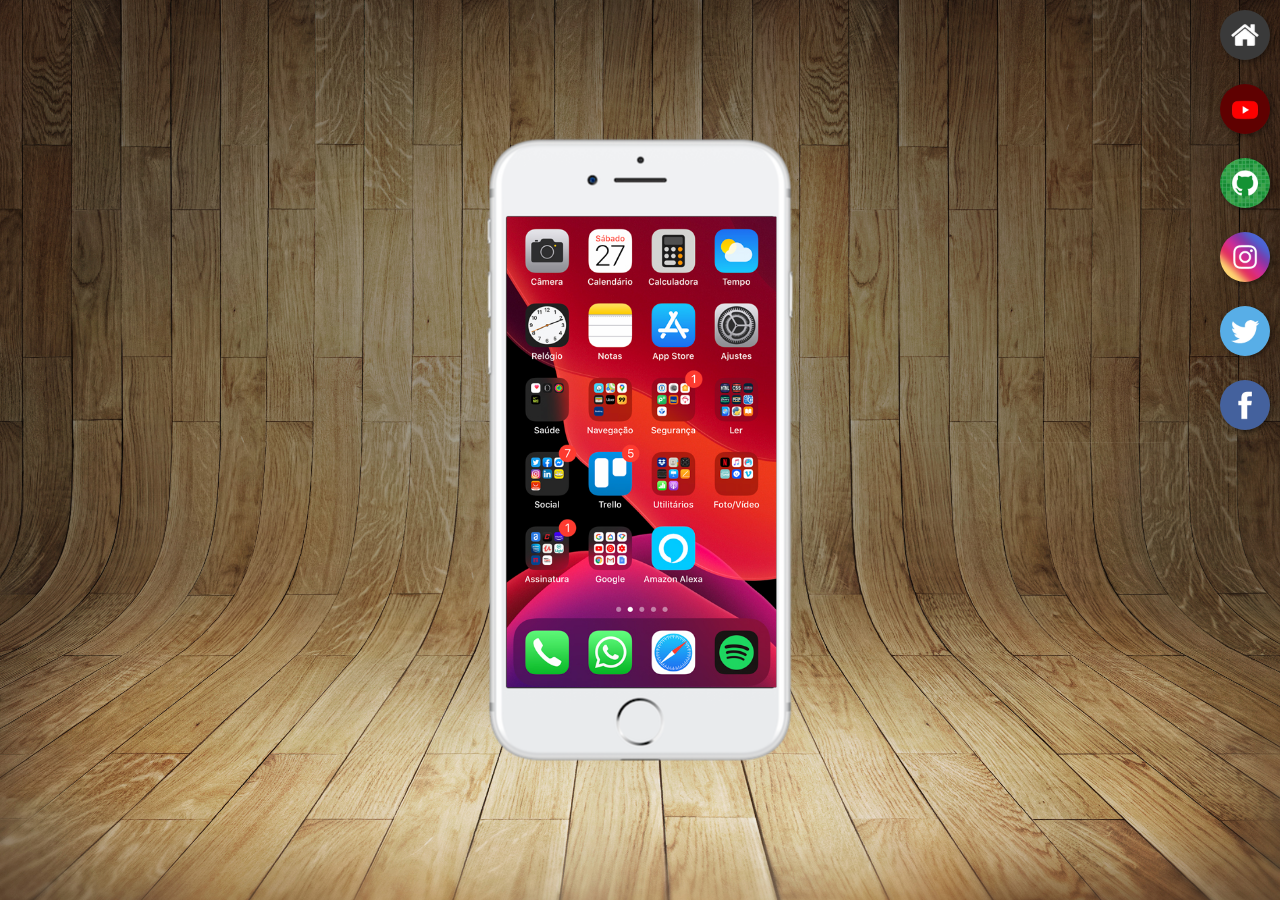
<file: index.html>
<!DOCTYPE html>
<html lang="pt-br">
<head>
    <meta charset="UTF-8">
    <meta name="viewport" content="width=device-width, initial-scale=1.0">
    <title>Projeto Redes Sociais</title>
    <link rel="shortcut icon" href="favicon.ico" type="image/x-icon">
    <link rel="stylesheet" href="estilos/style.css">
</head>
<body>
    <main>
        <section id="telefone">
            <iframe src="home.html" name="tela" id="tela" frameborder="0">
                Seu navegador não é compatível com isso.
            </iframe>
        </section>
        <section id="redes-sociais">
            <a href="home.html" target="tela"><img src="imagens/logo-home.jpg"></a><br>
            <a href="youtube.html" target="tela"><img src="imagens/logo-youtube.jpg"></a><br>
            <a href="github.html" target="tela"><img src="imagens/logo-github.jpg"></a><br>
            <a href="instagram.html" target="tela"><img src="imagens/logo-instagram.jpg"></a><br>
            <a href="twitter.html" target="tela"><img src="imagens/logo-twitter.jpg"></a><br>
            <a href="facebook.html" target="tela"><img src="imagens/logo-facebook.jpg"></a>
        </section>
    </main>
</body>
</html>
</file>
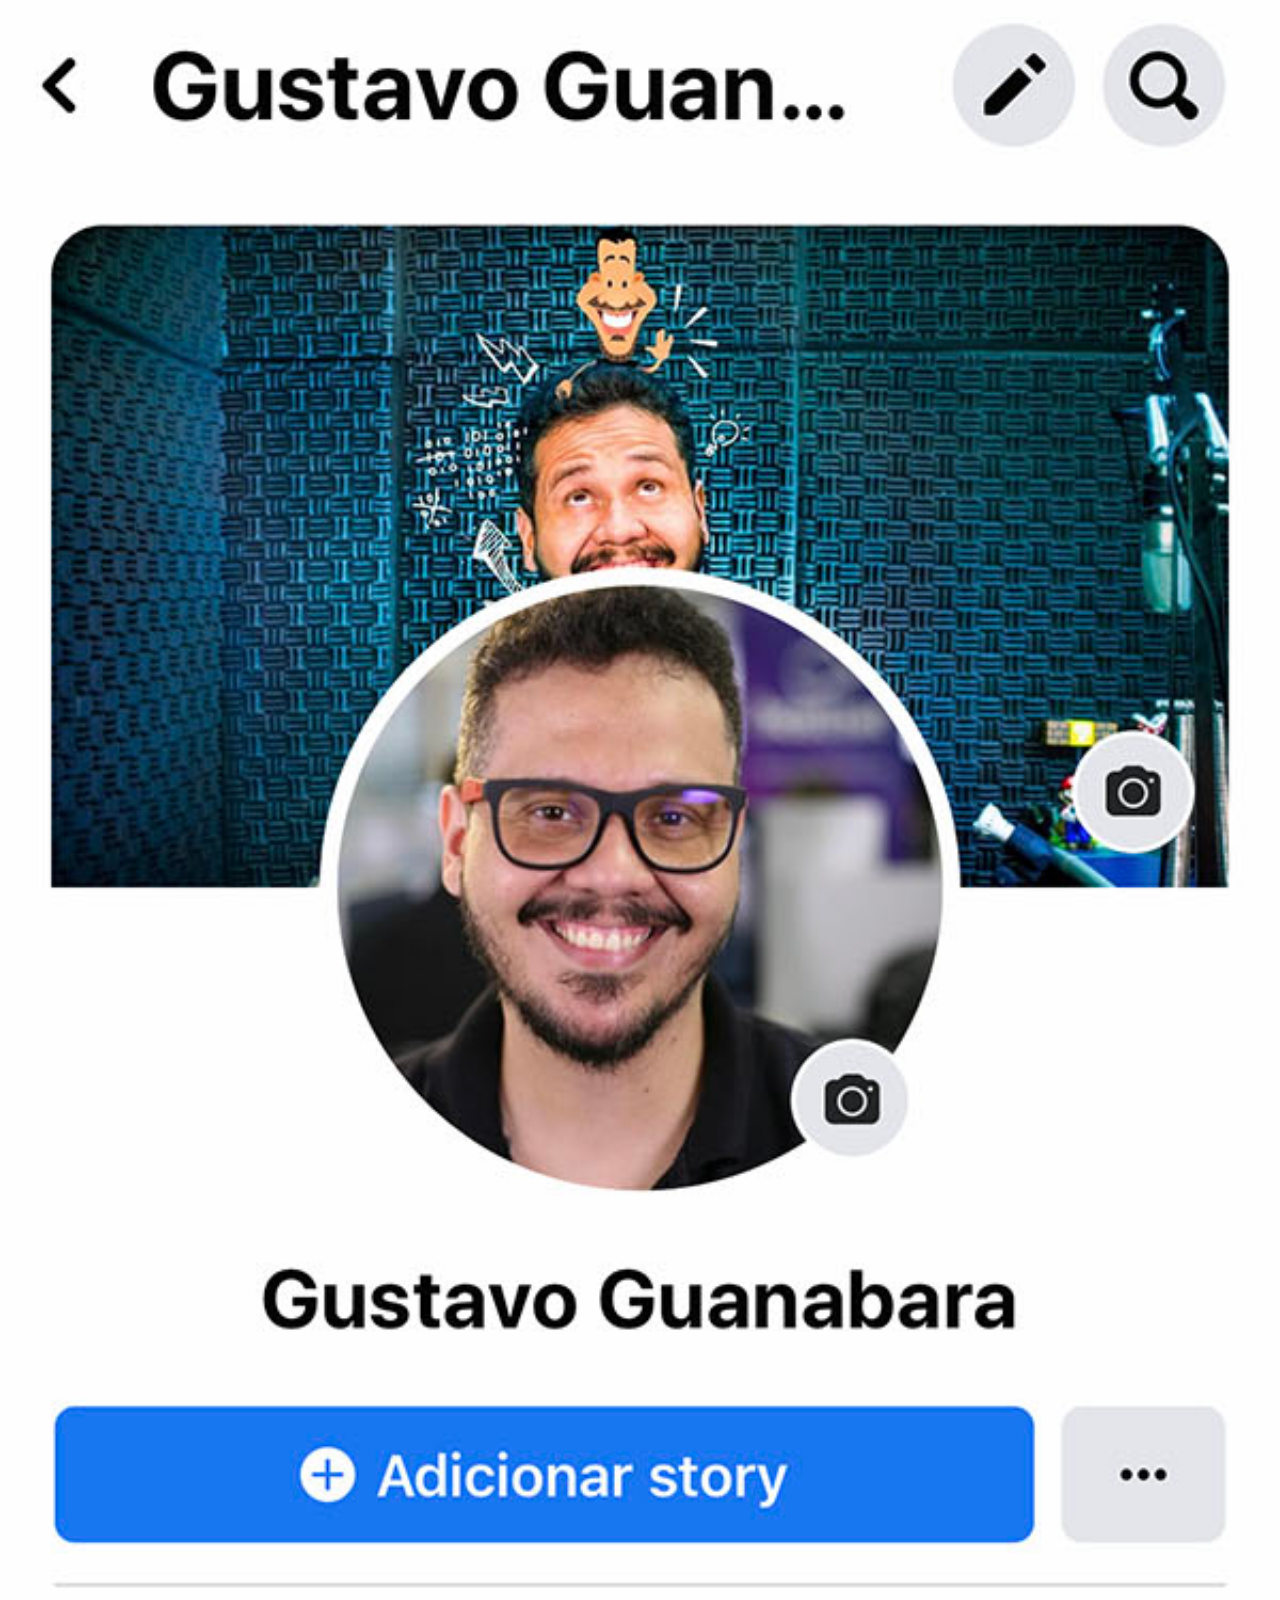
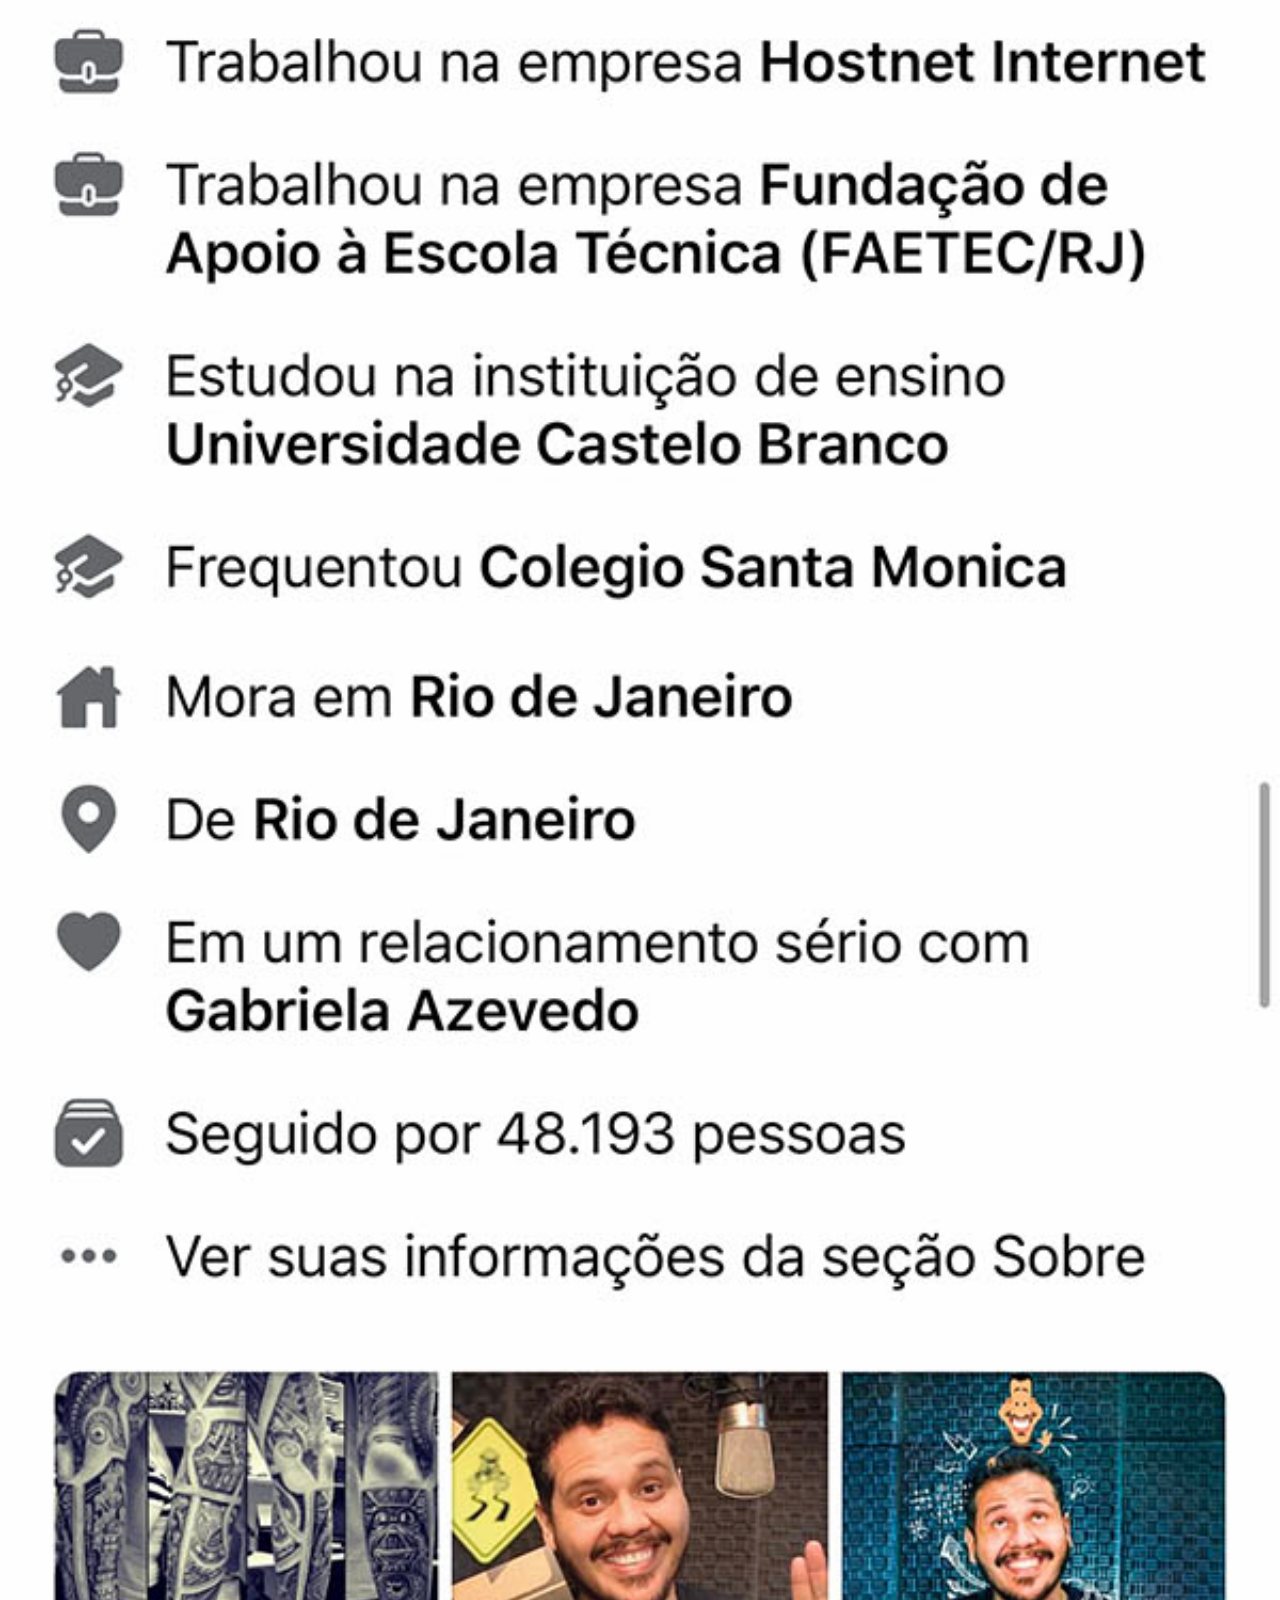
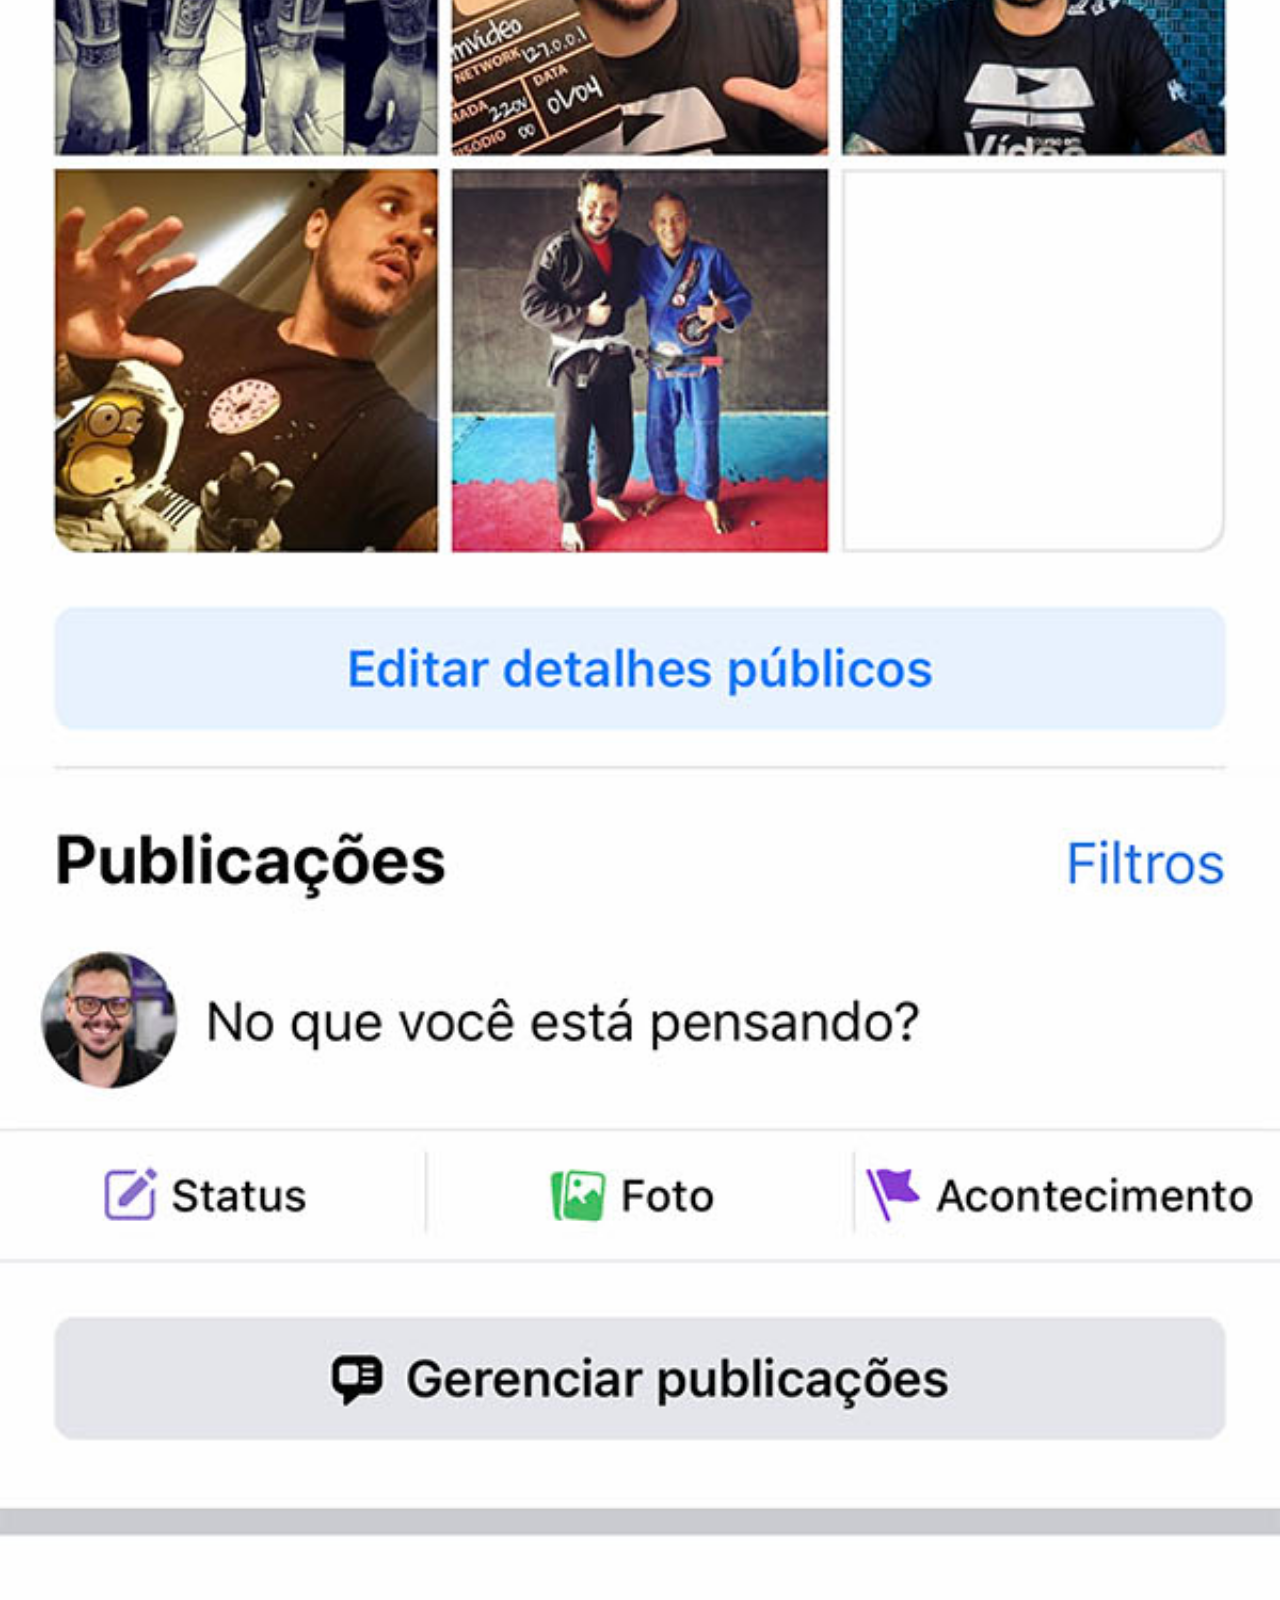
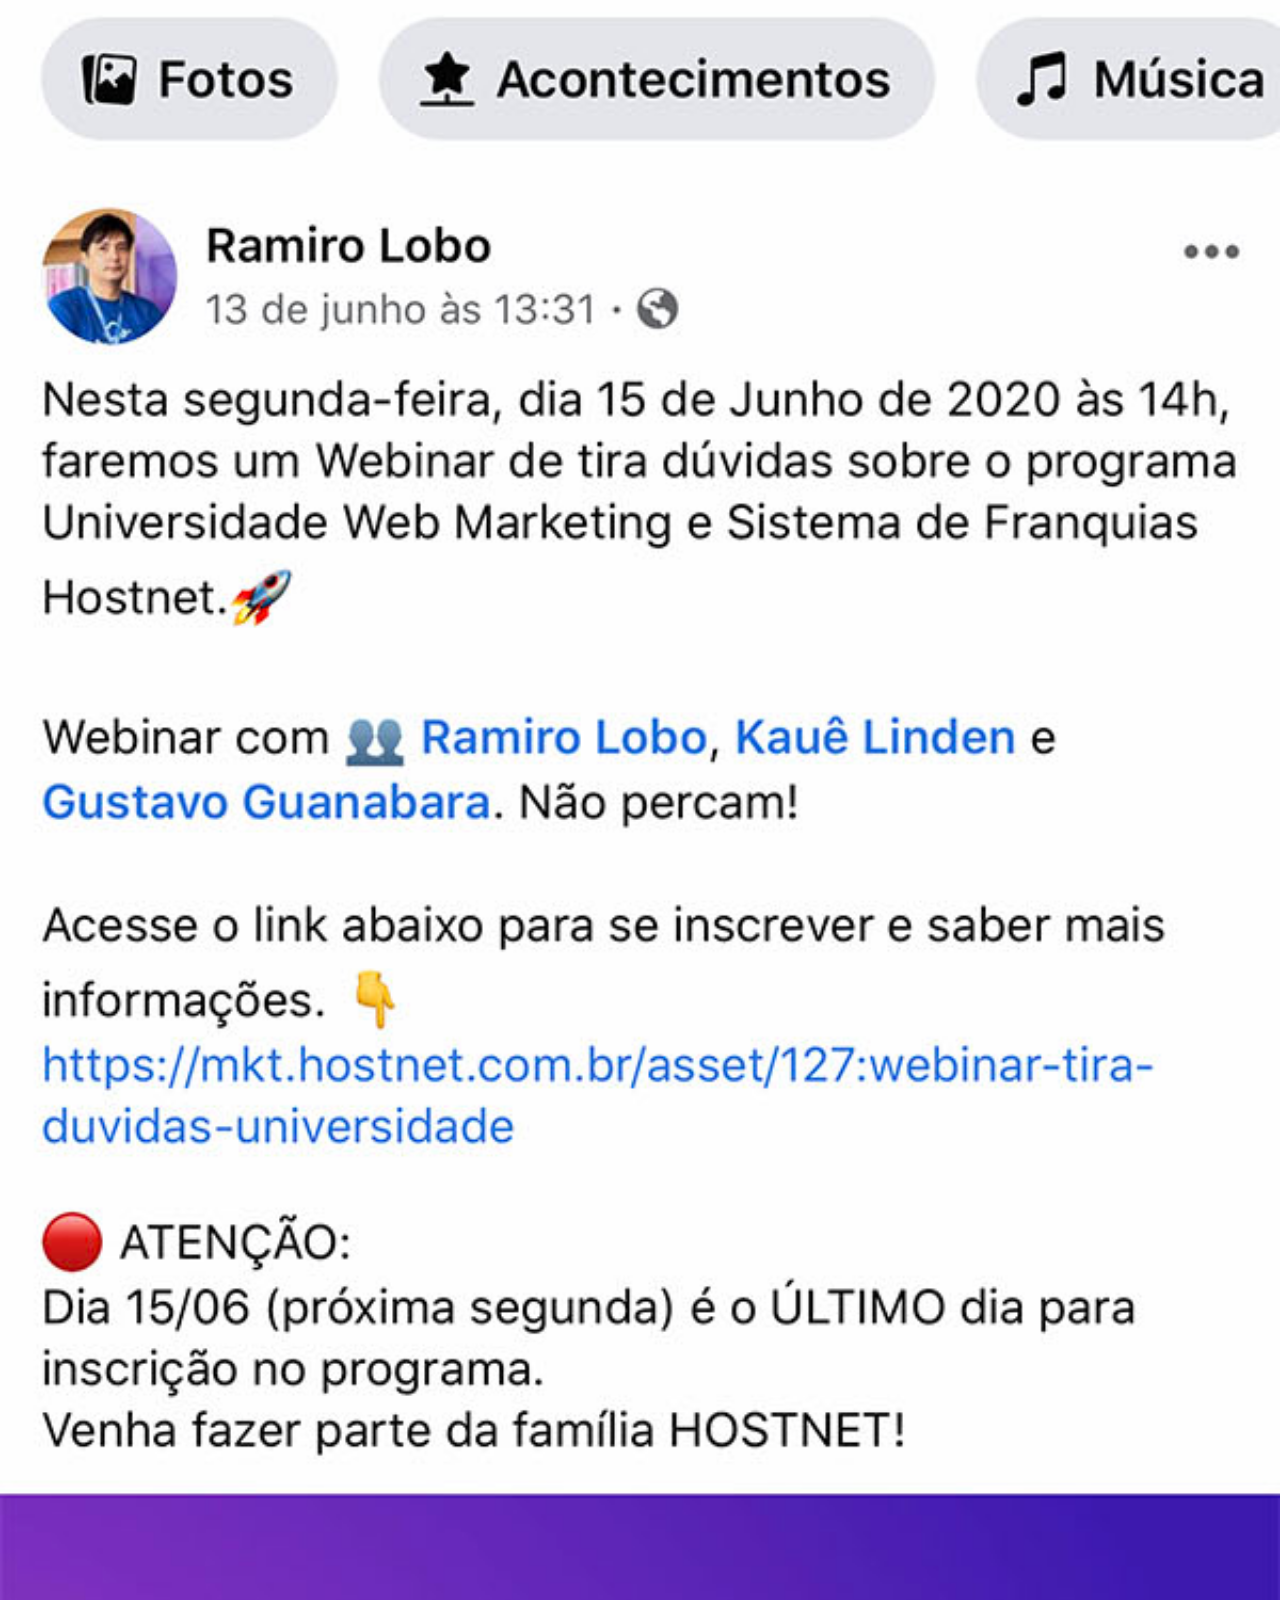
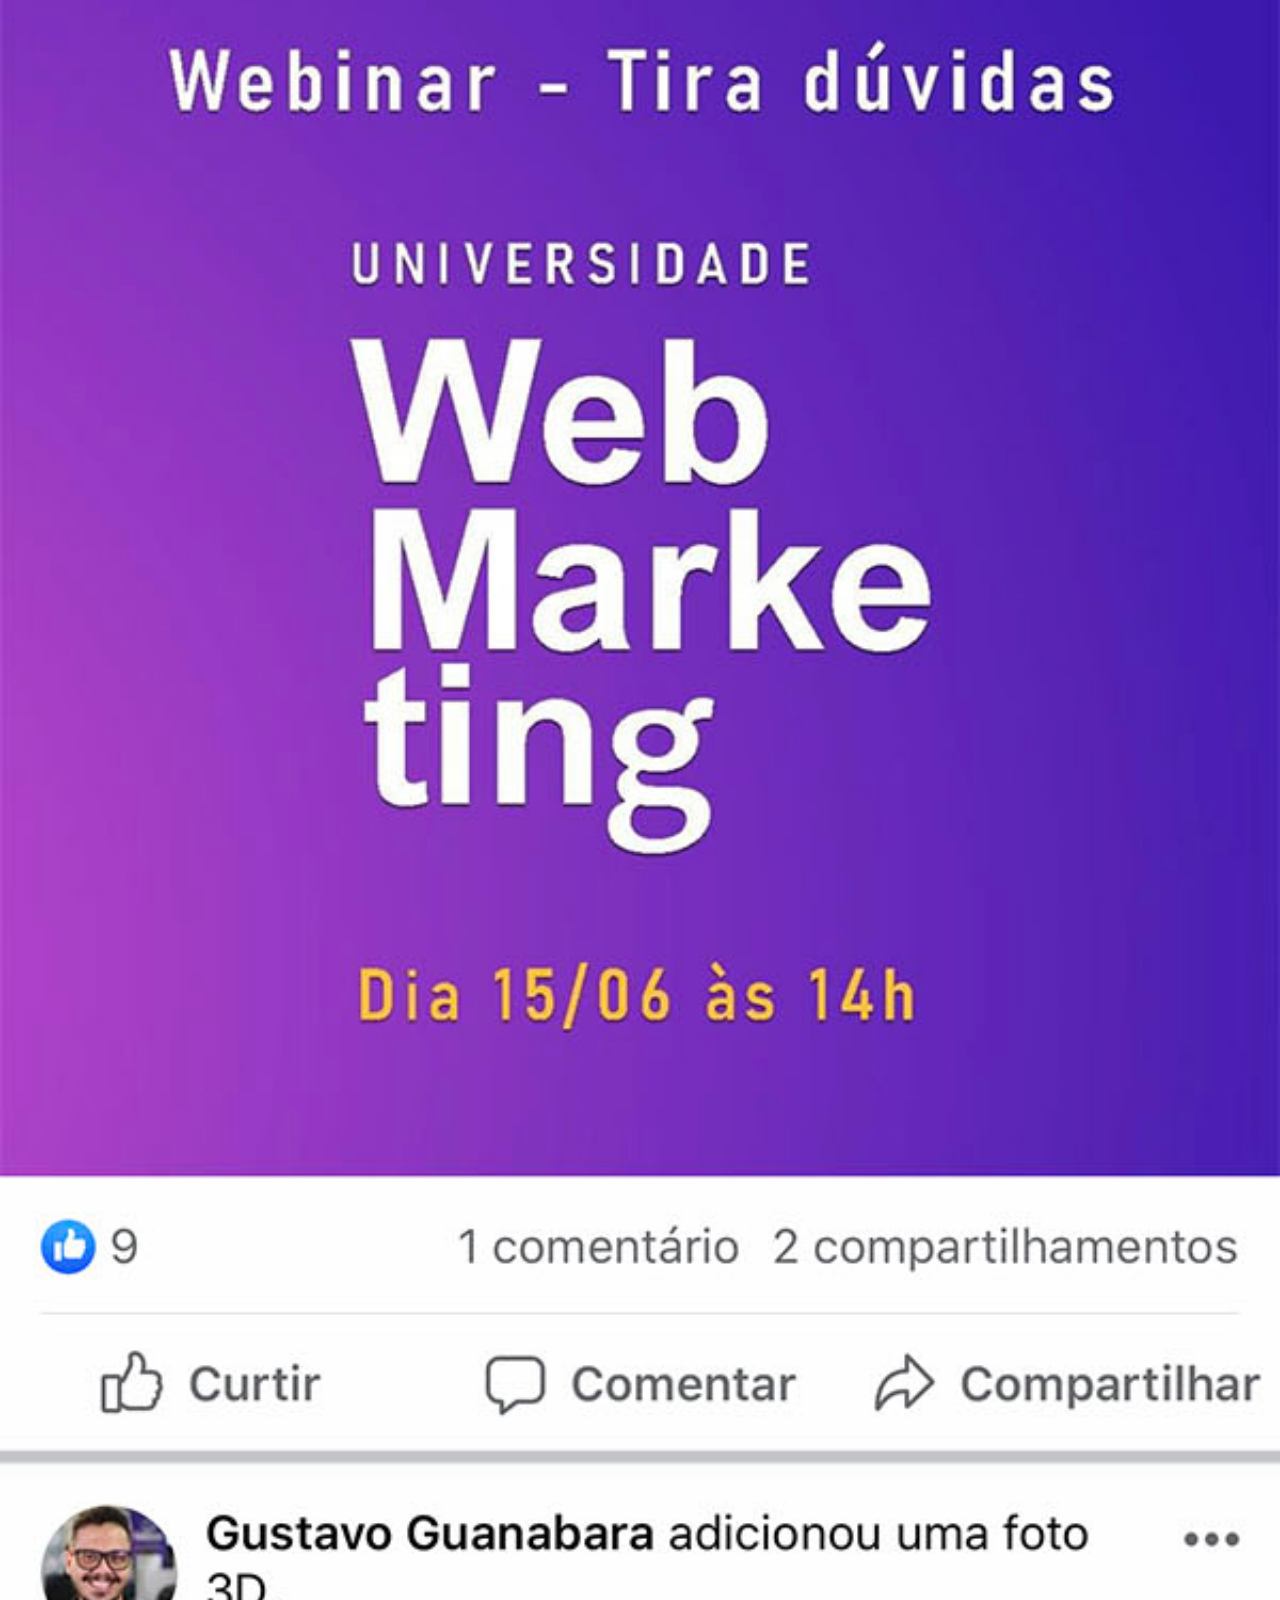
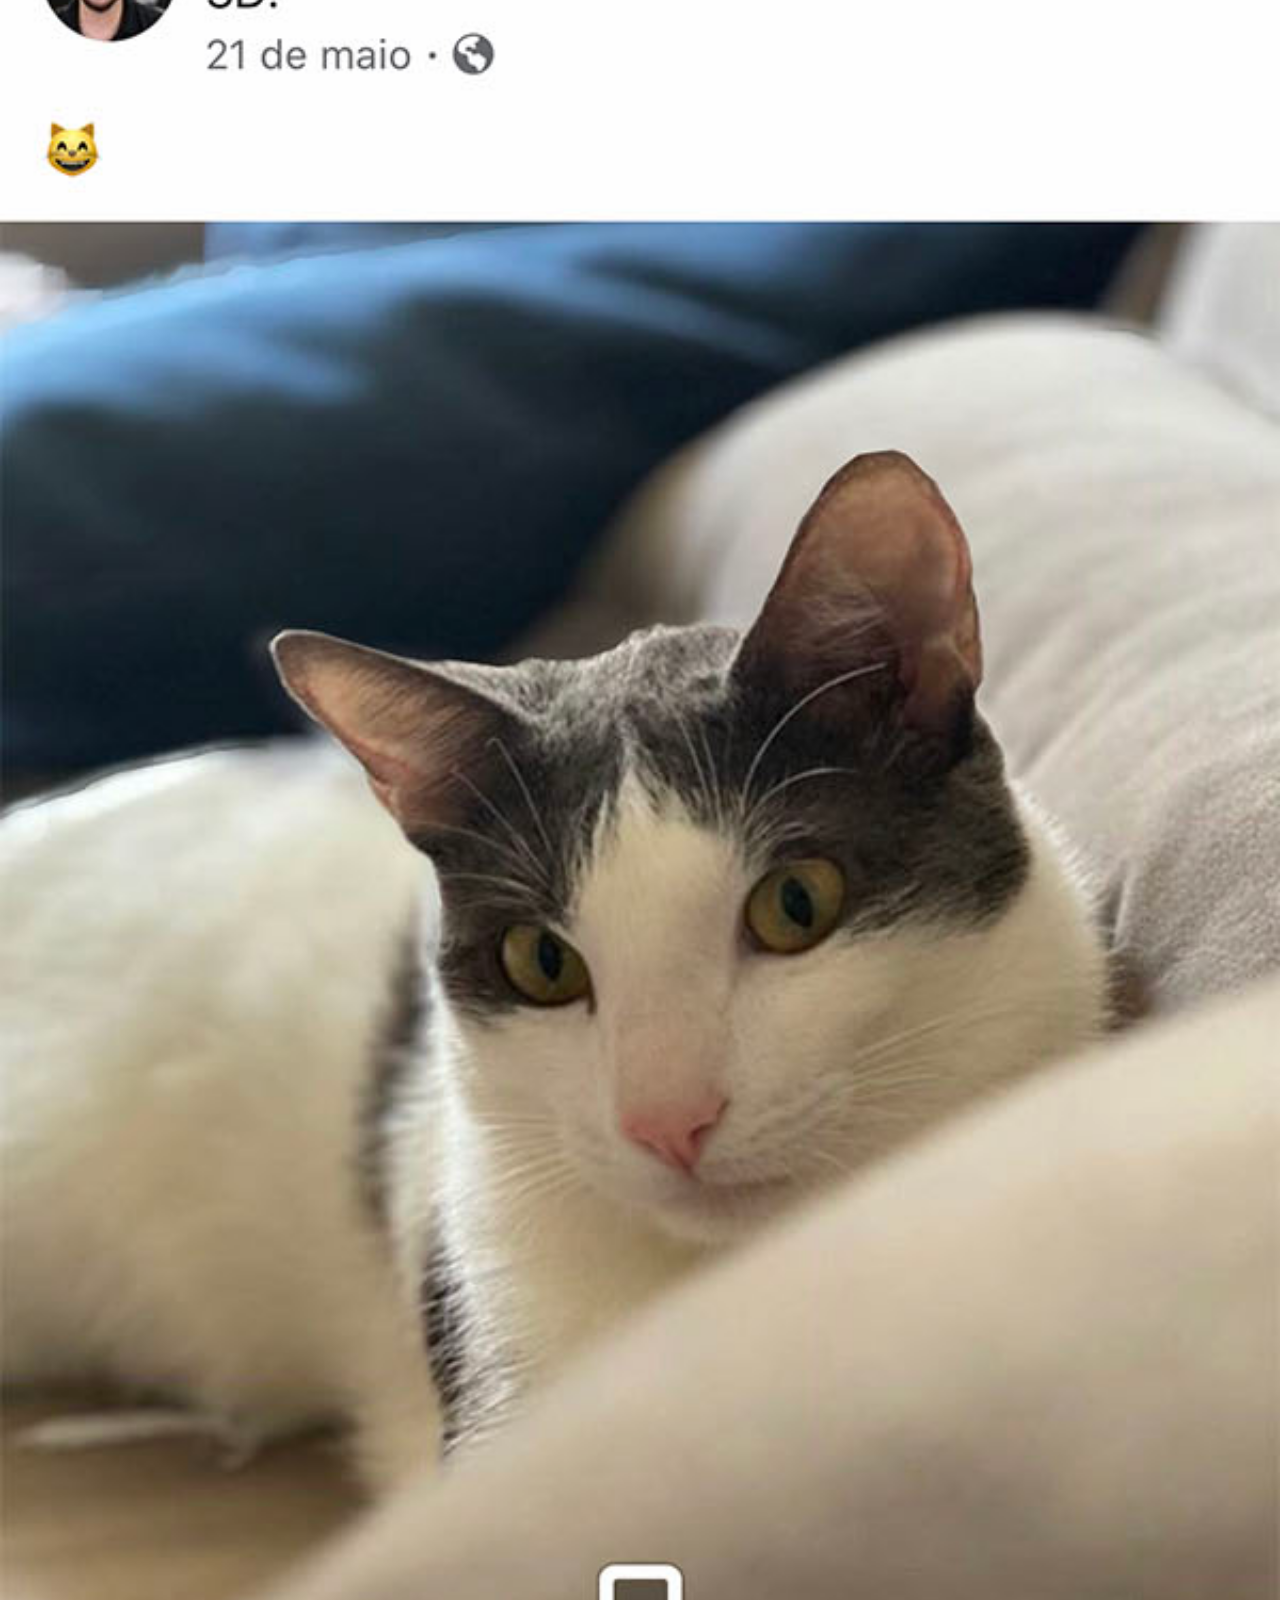
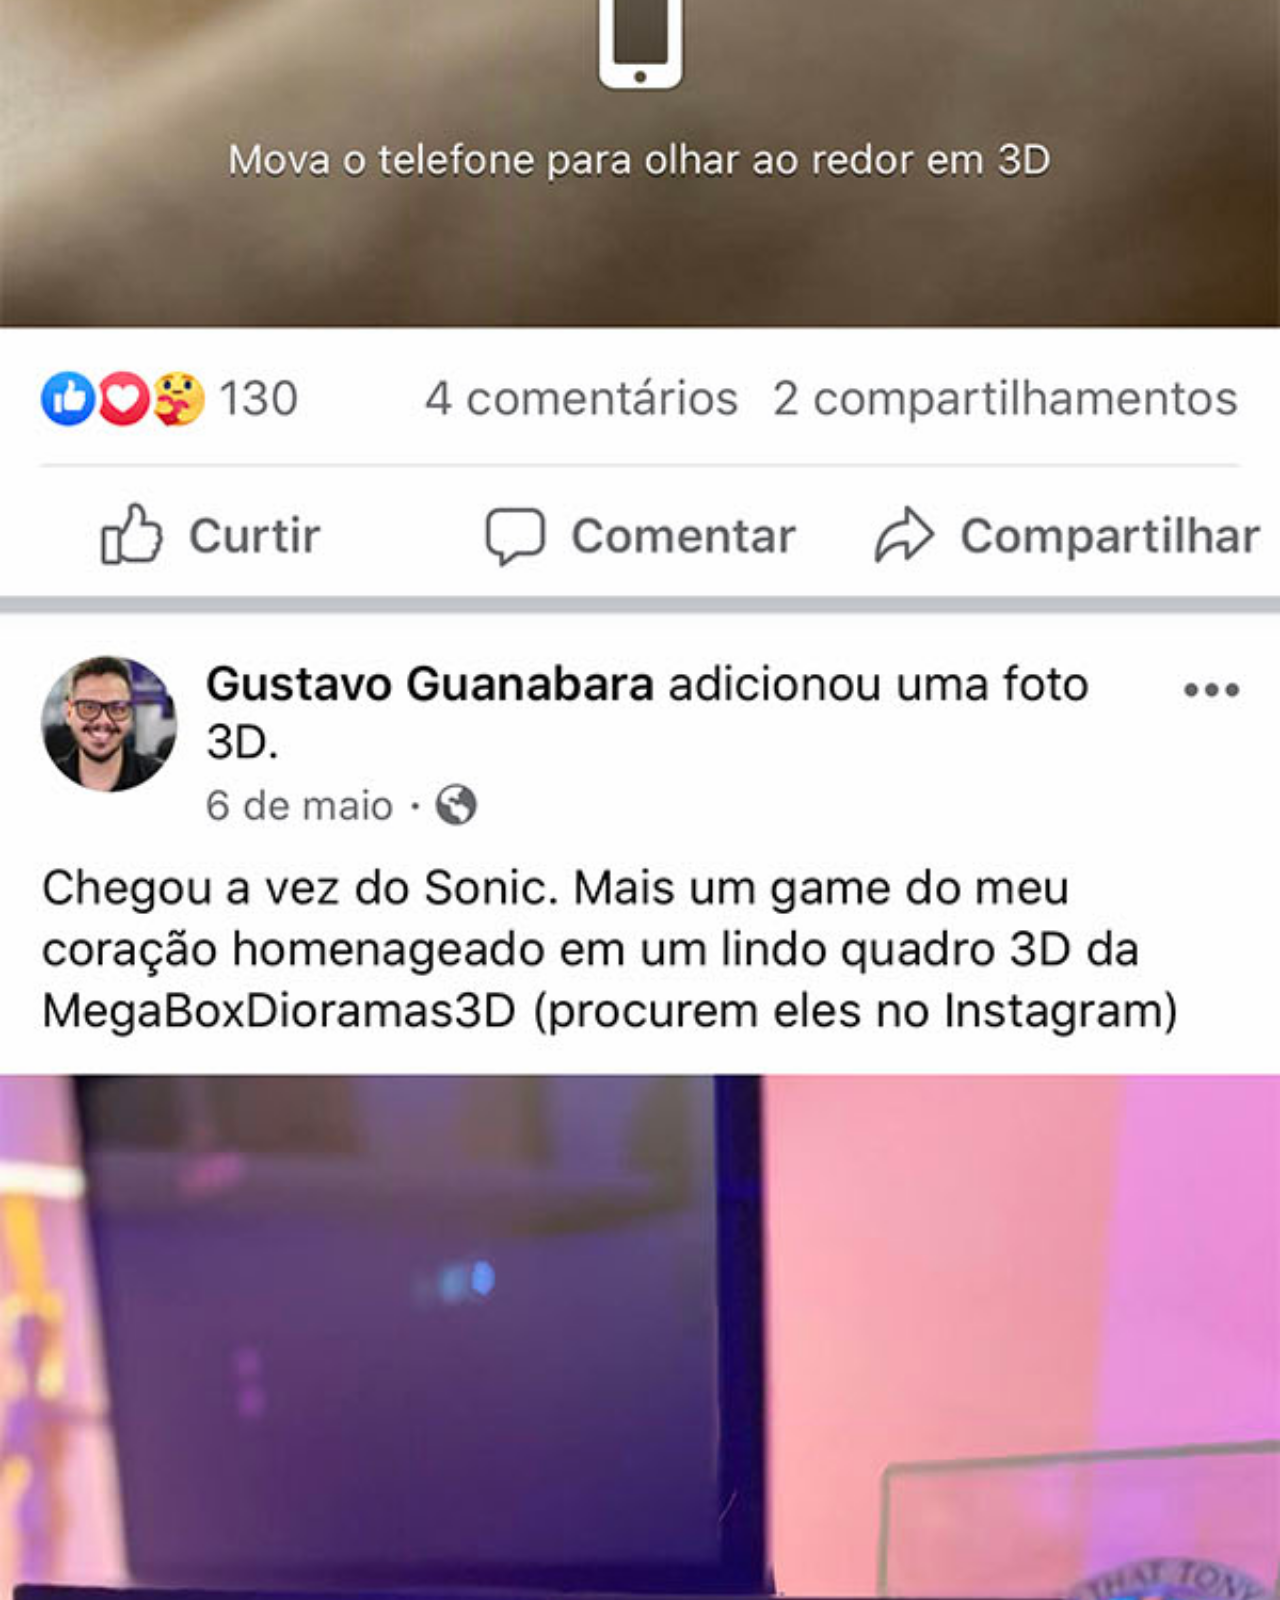
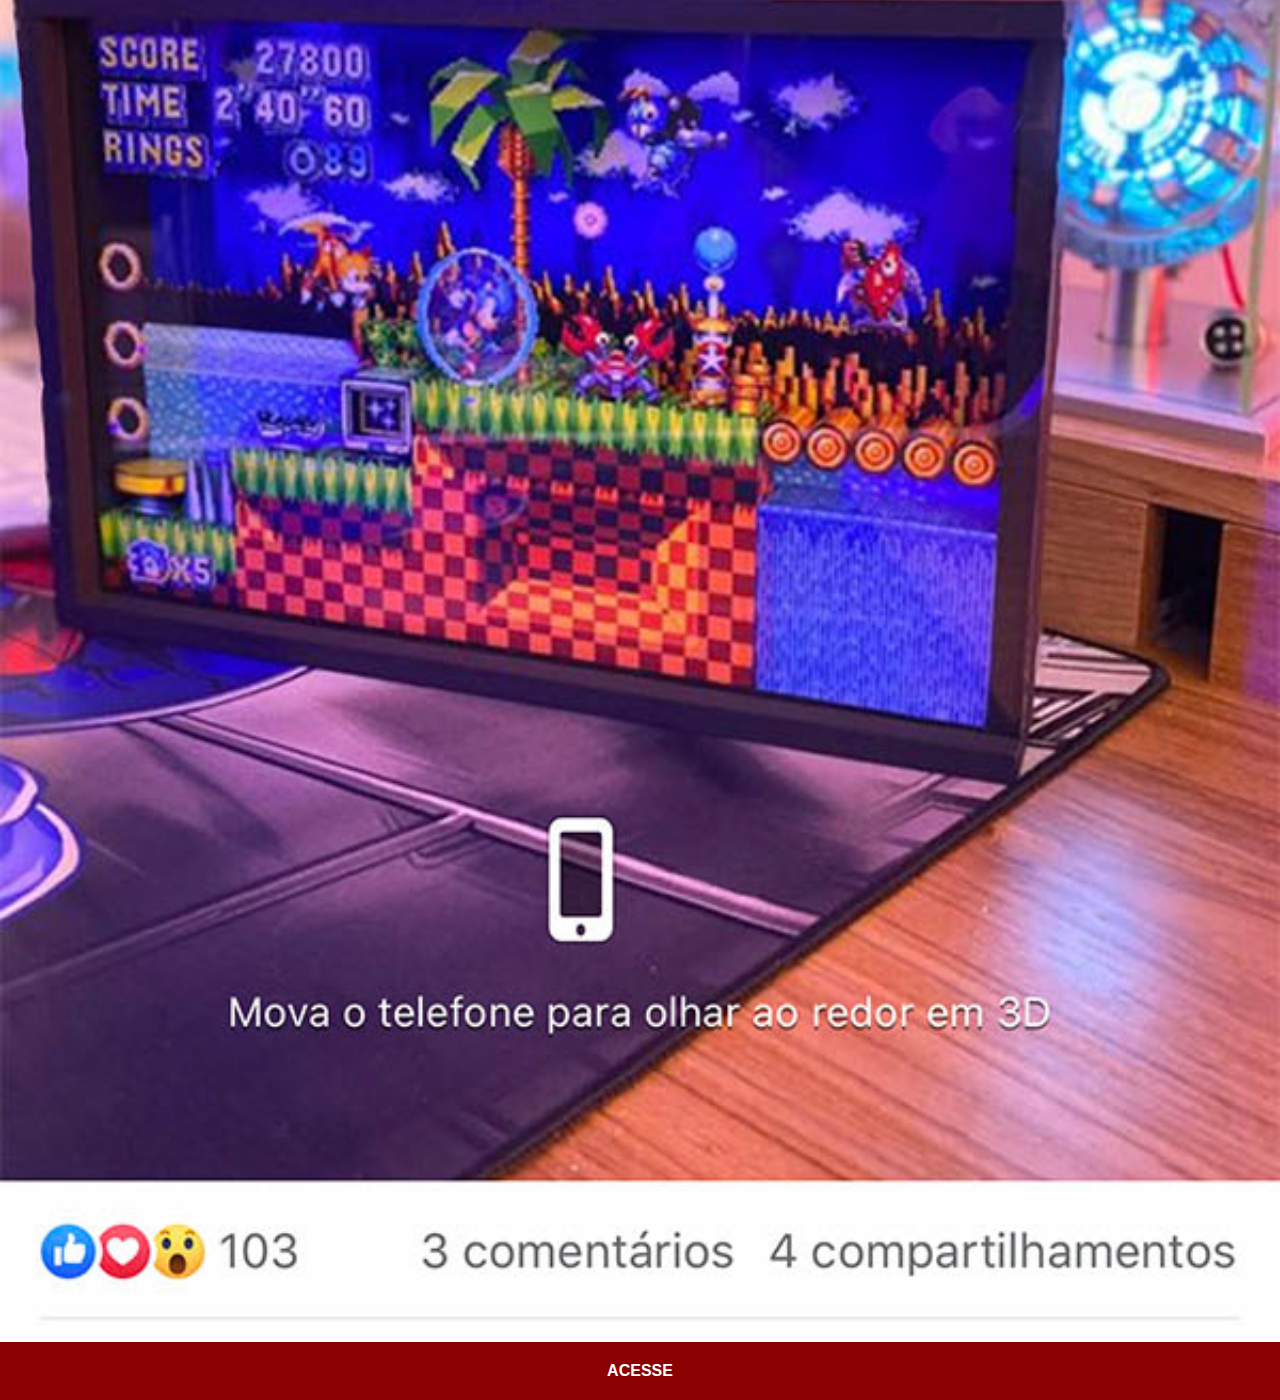
<file: facebook.html>
<!DOCTYPE html>
<html lang="pt-br">
<head>
    <meta charset="UTF-8">
    <meta name="viewport" content="width=device-width, initial-scale=1.0">
    <title>Facebook</title>
    <link rel="stylesheet" href="estilos/social.css">
</head>
<body>
    <img src="imagens/tela-facebook.jpg" alt="Facebook">
    <a href="https://www.facebook.com/gustavoguanabara/?locale=pt_BR" target="_blank">ACESSE</a>
</body>
</html>
</file>
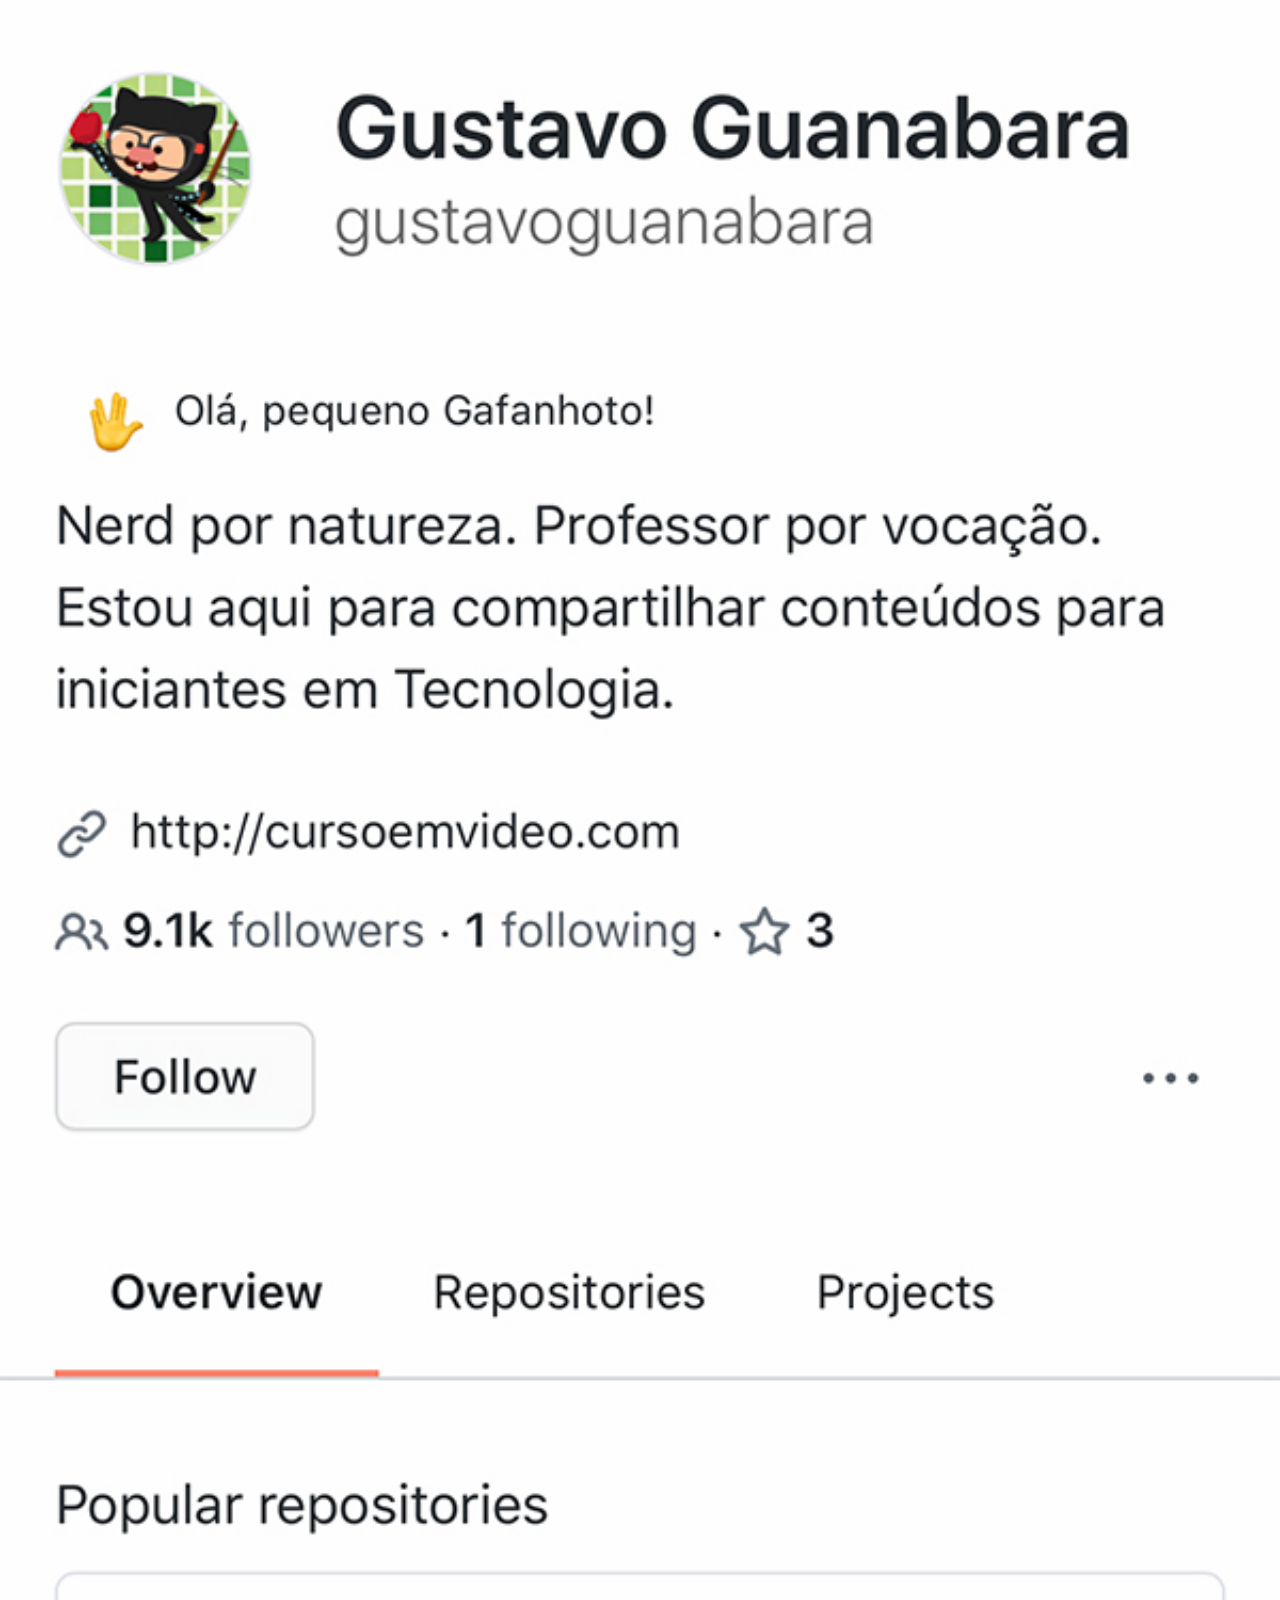
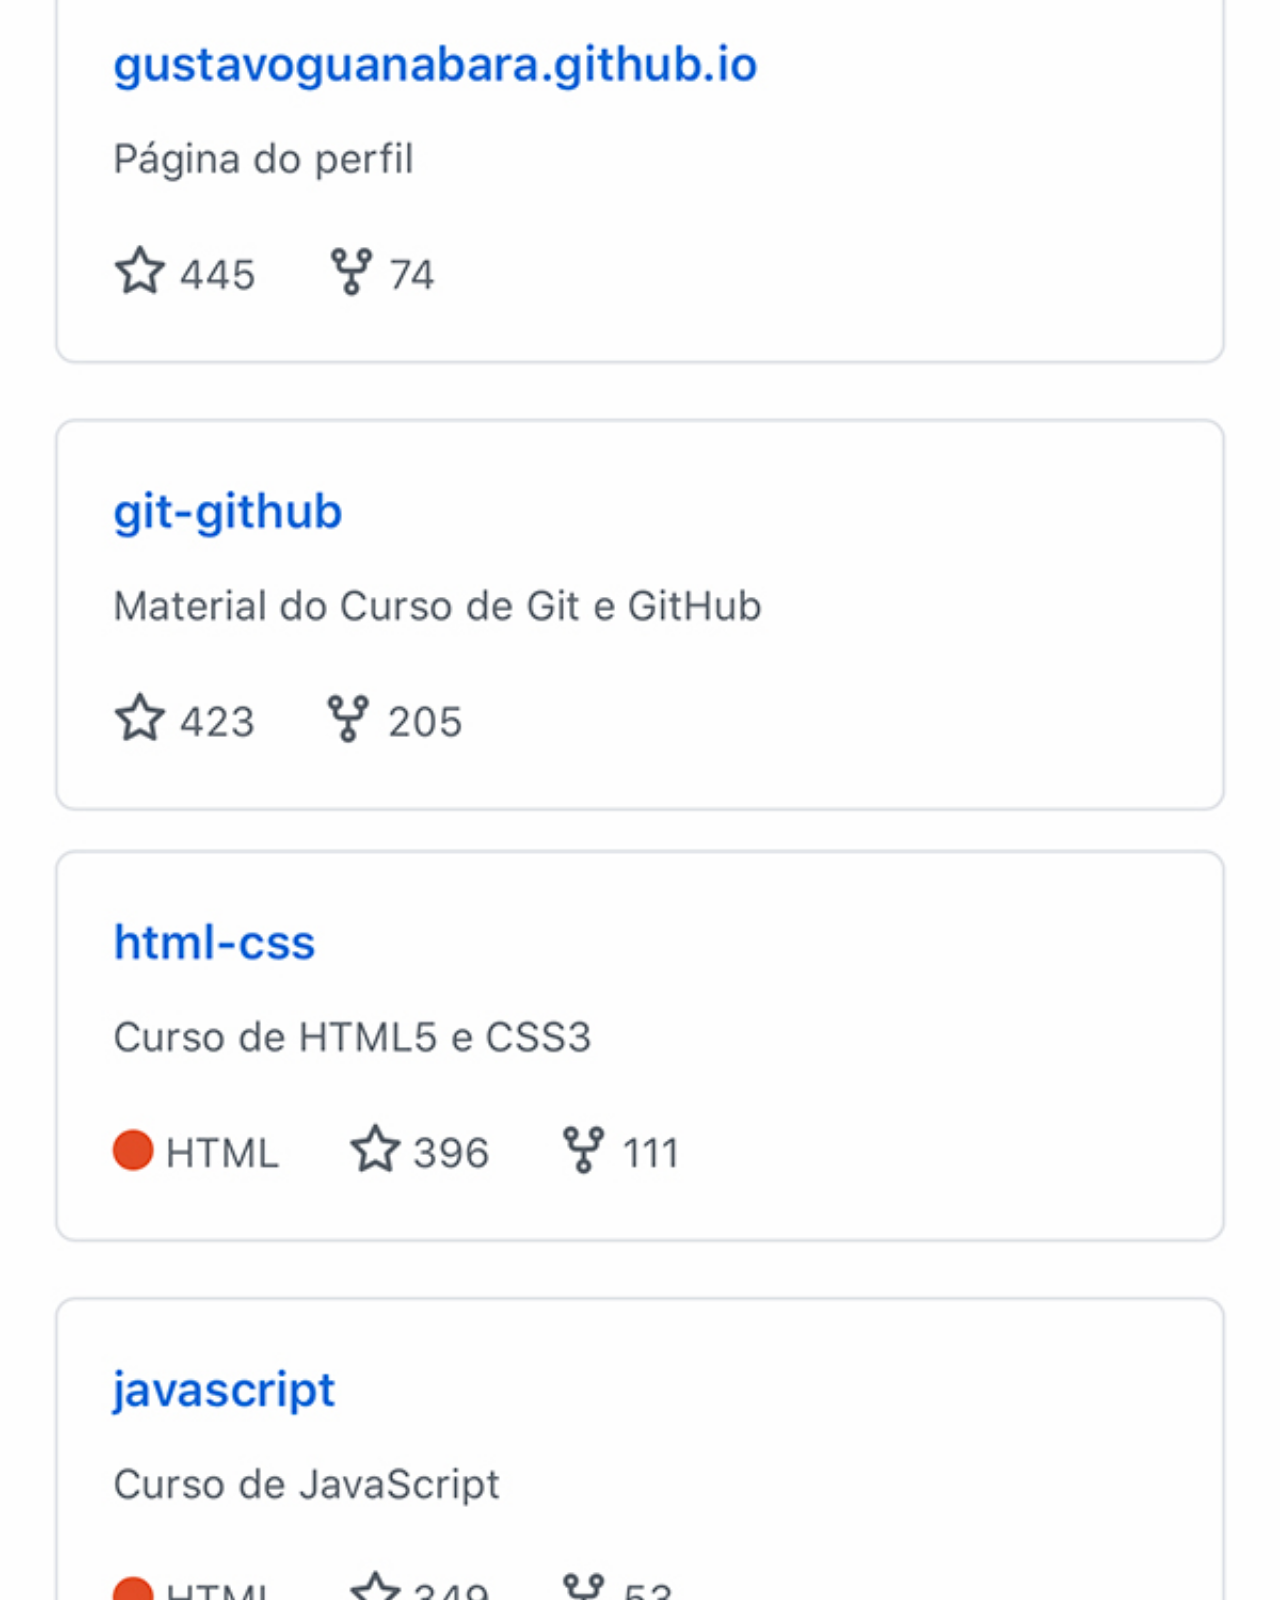
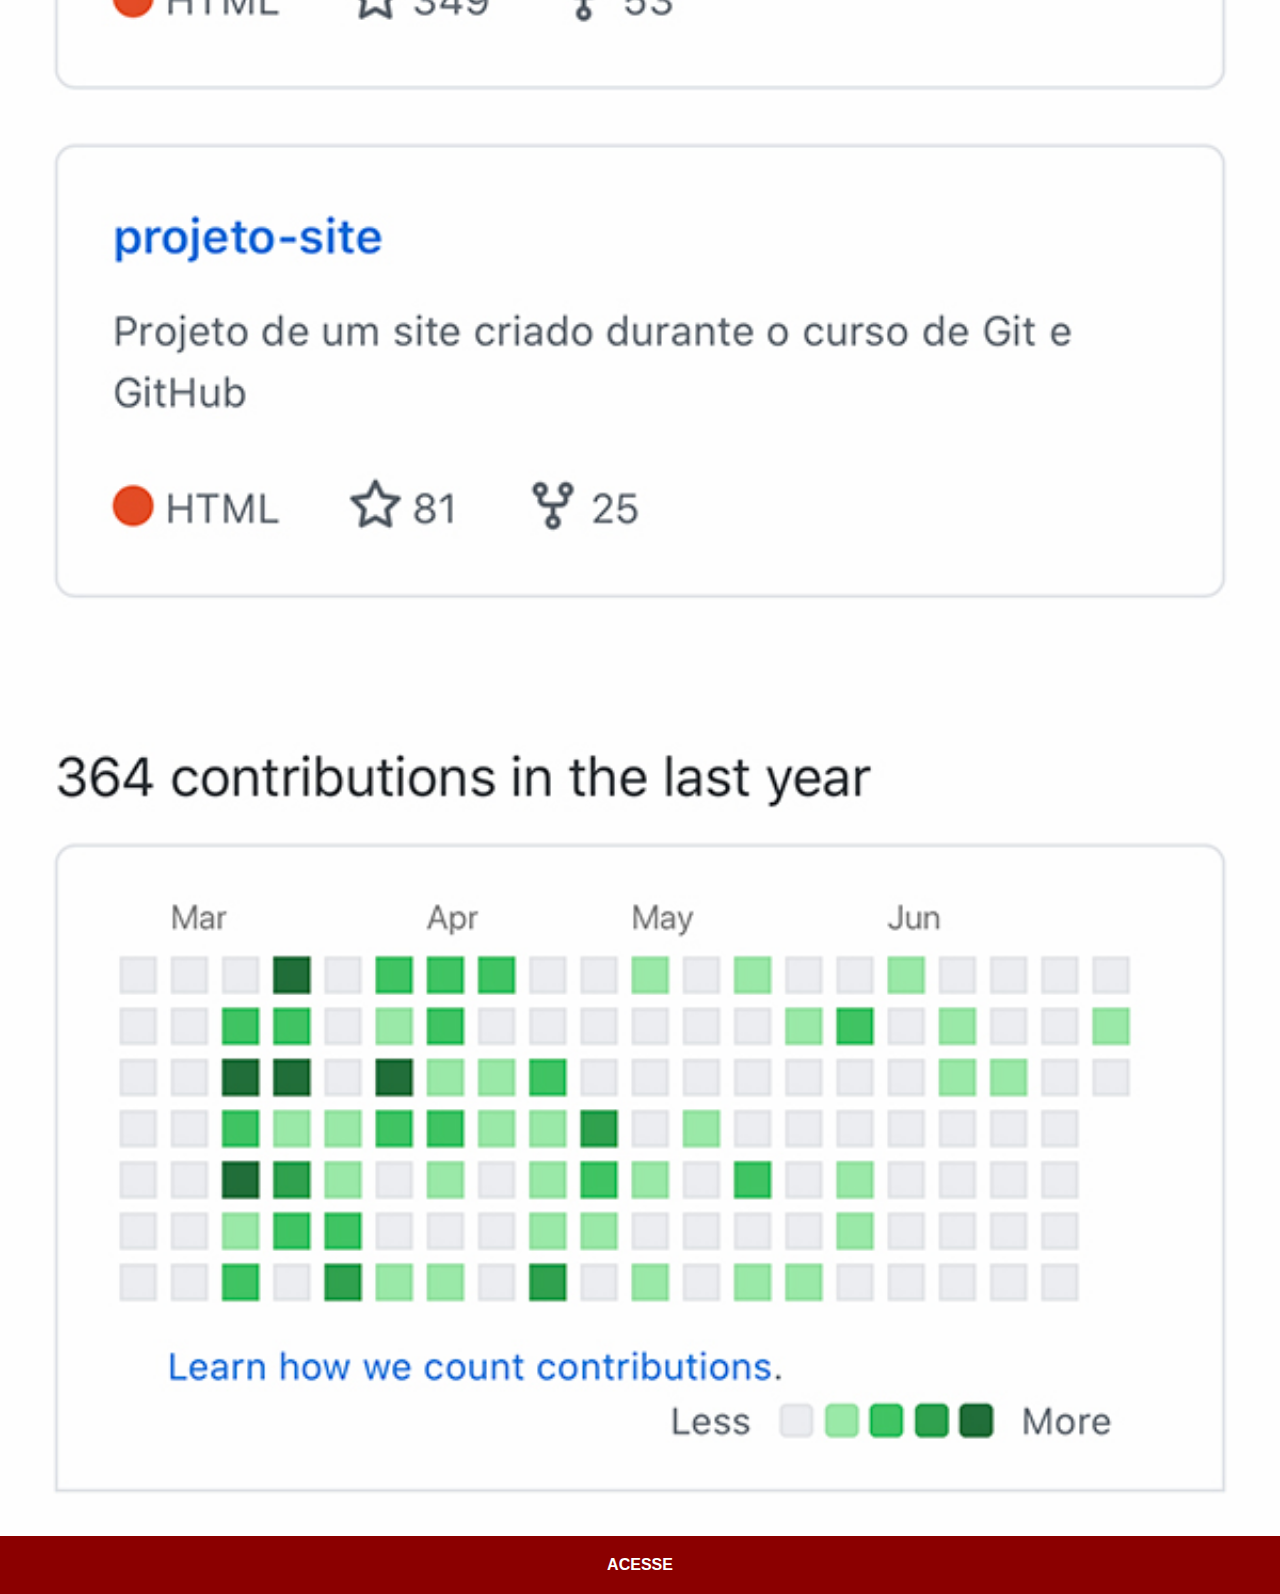
<file: github.html>
<!DOCTYPE html>
<html lang="pt-br">
<head>
    <meta charset="UTF-8">
    <meta name="viewport" content="width=device-width, initial-scale=1.0">
    <title>GitHub</title>
    <link rel="stylesheet" href="estilos/social.css">
</head>
<body>
    <img src="imagens/tela-github.jpg" alt="GitHub">
    <a href="https://github.com/gustavoguanabara" target="_blank">ACESSE</a>
</body>
</html>
</file>
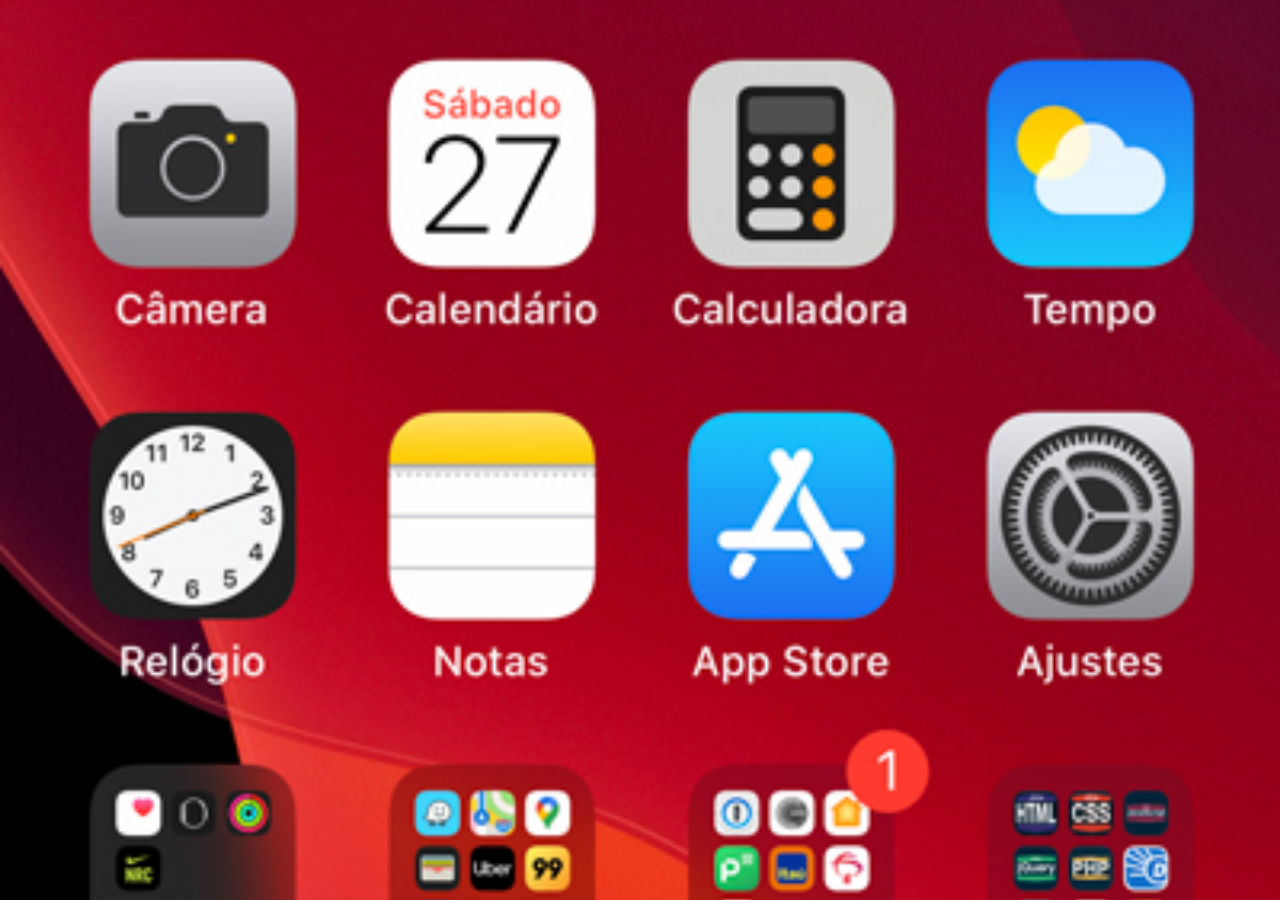
<file: home.html>
<!DOCTYPE html>
<html lang="pt-br">
<head>
    <meta charset="UTF-8">
    <meta name="viewport" content="width=device-width, initial-scale=1.0">
    <title>Home</title>
    <style>
        *{
            margin: 0px;
            padding: 0px;
        }
        
        body{
            height: 100vh;
            width: 100vw;
            background: black url('imagens/tela-home.jpg') no-repeat top center;
            background-size: cover;
        }
    </style>
</head>
<body>
    
</body>
</html>
</file>
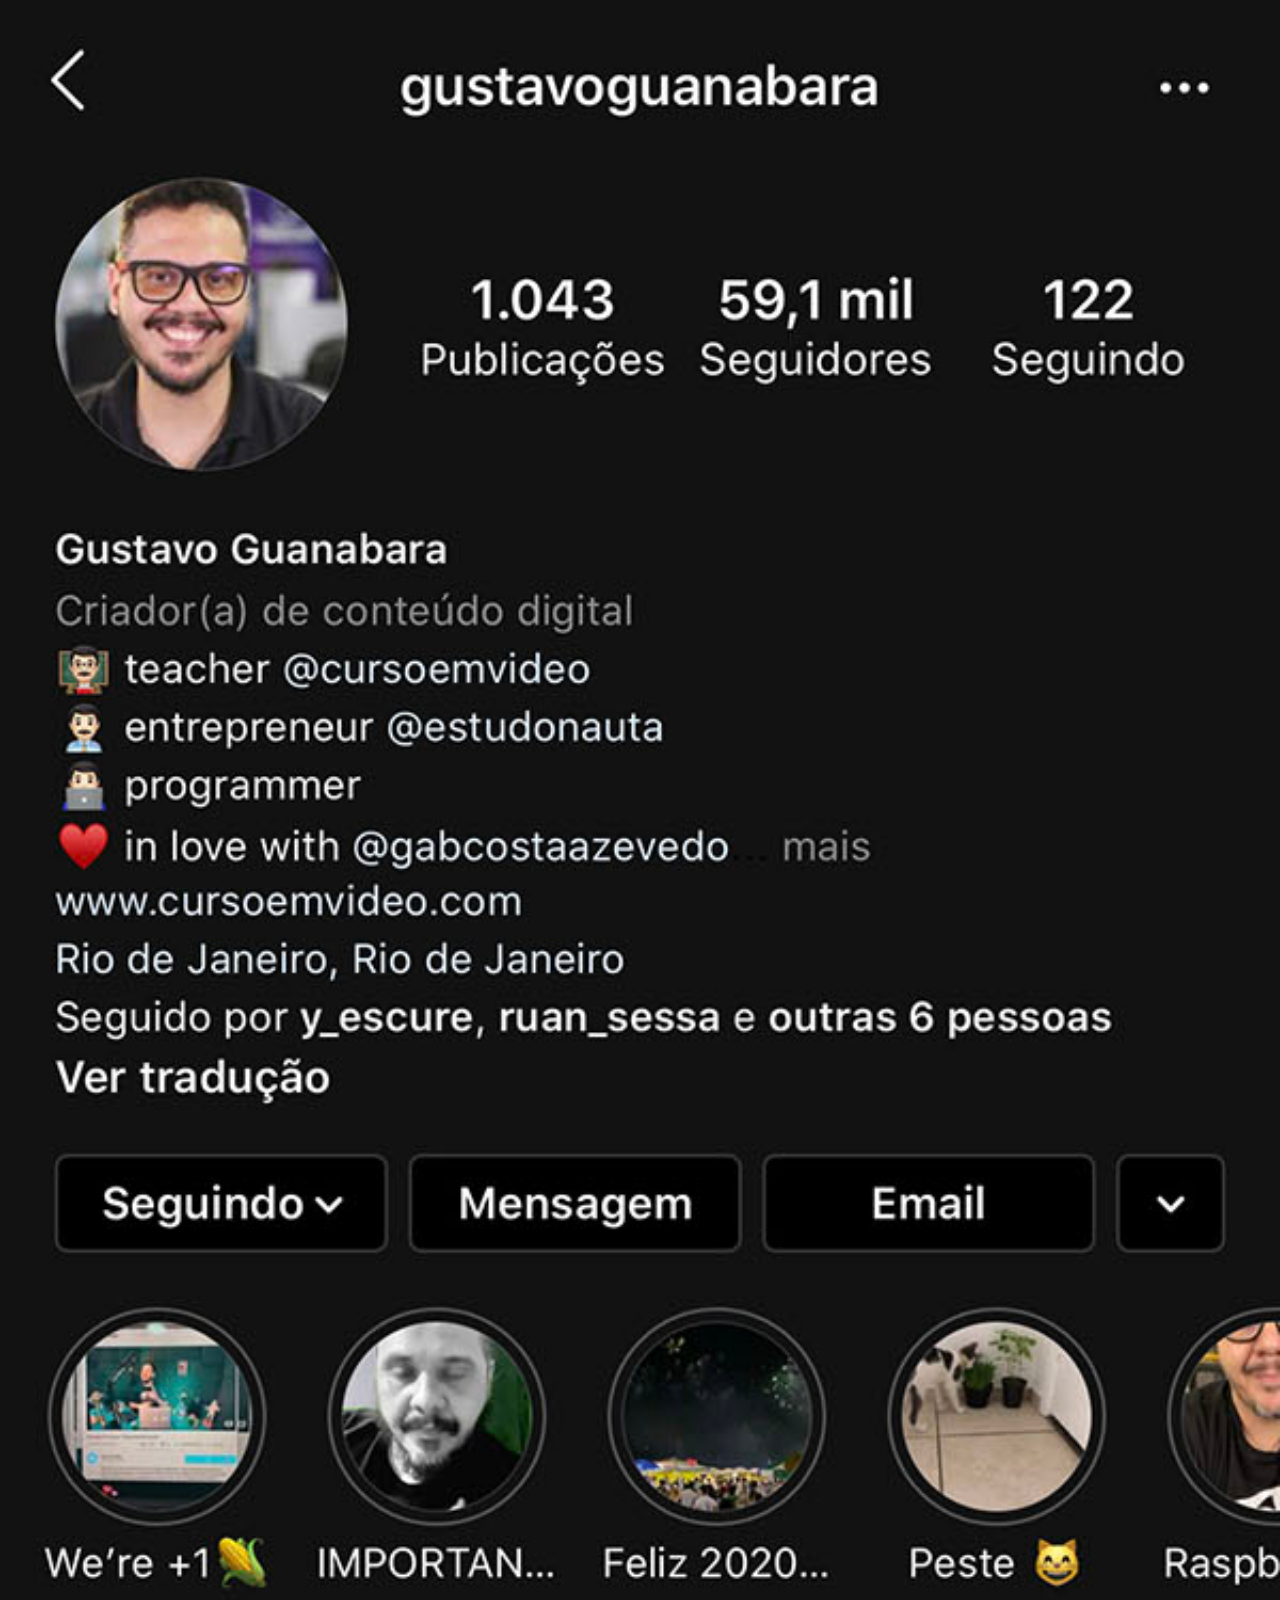
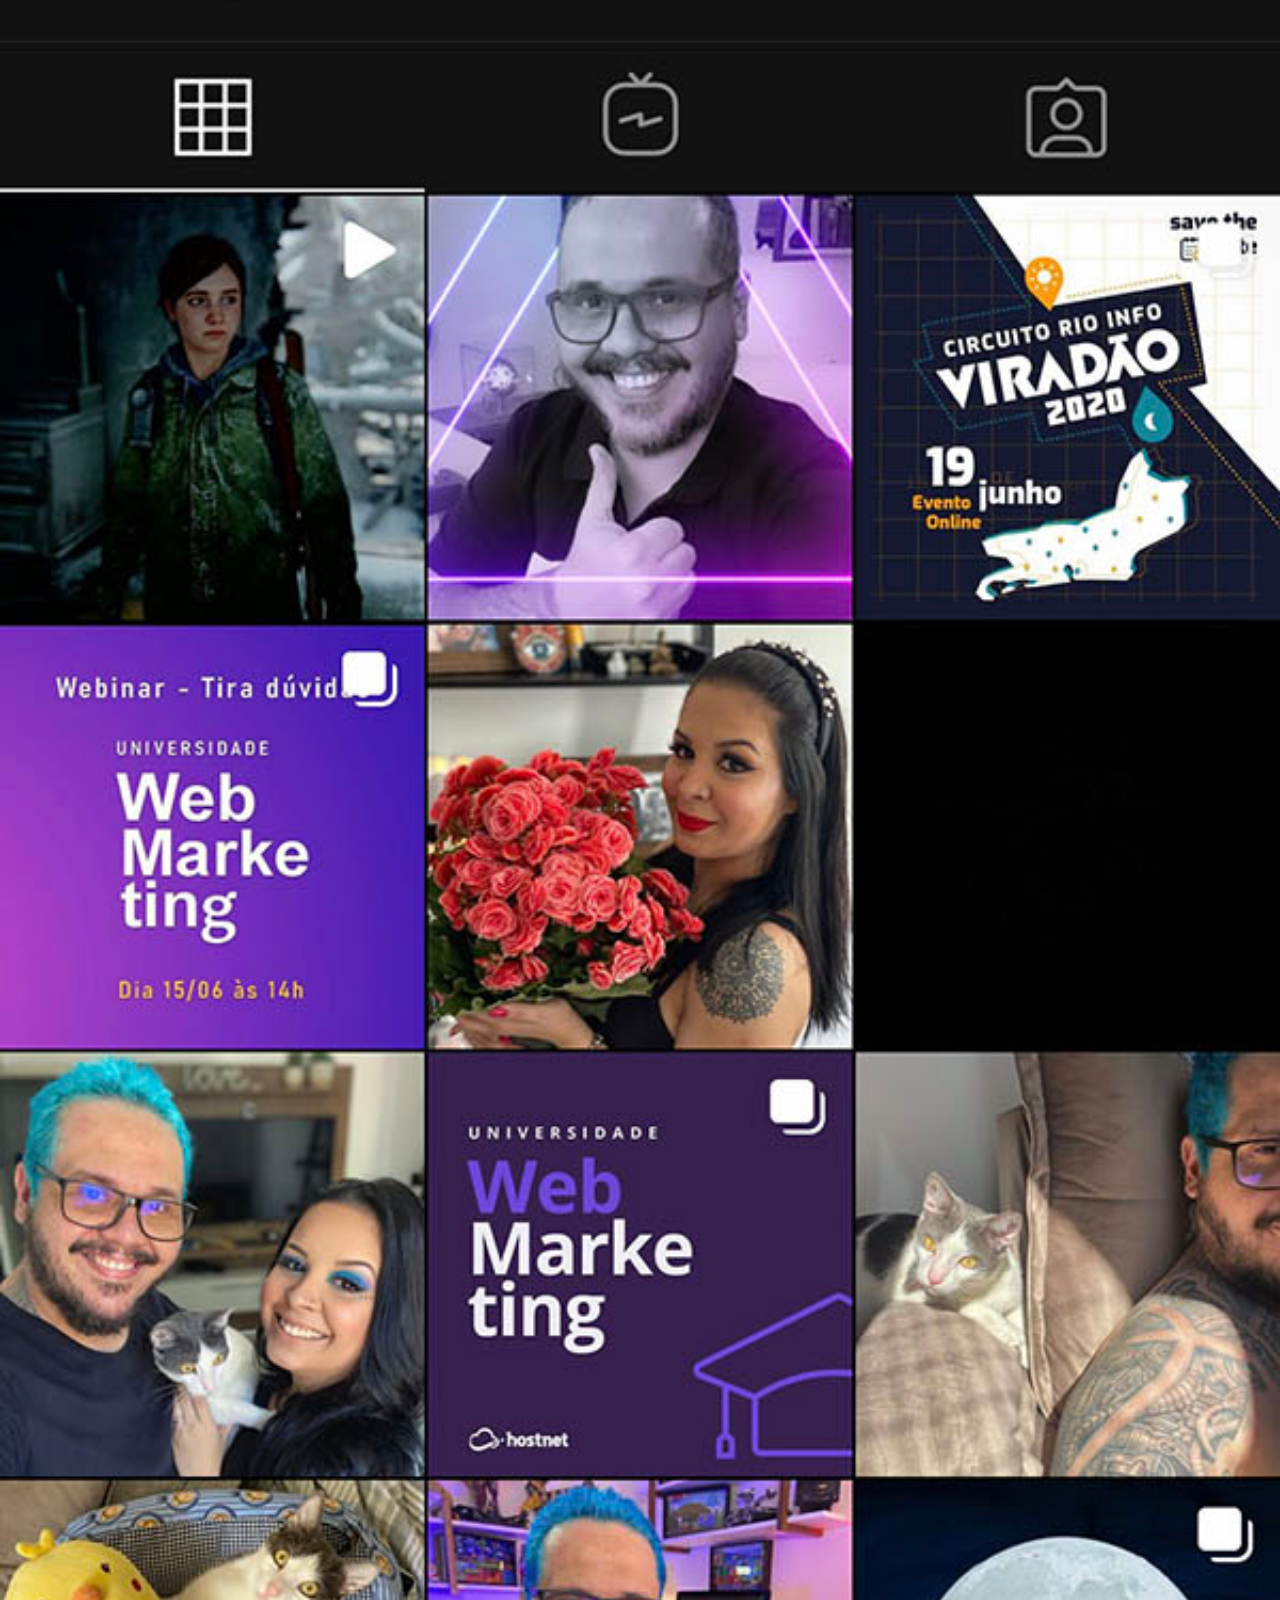
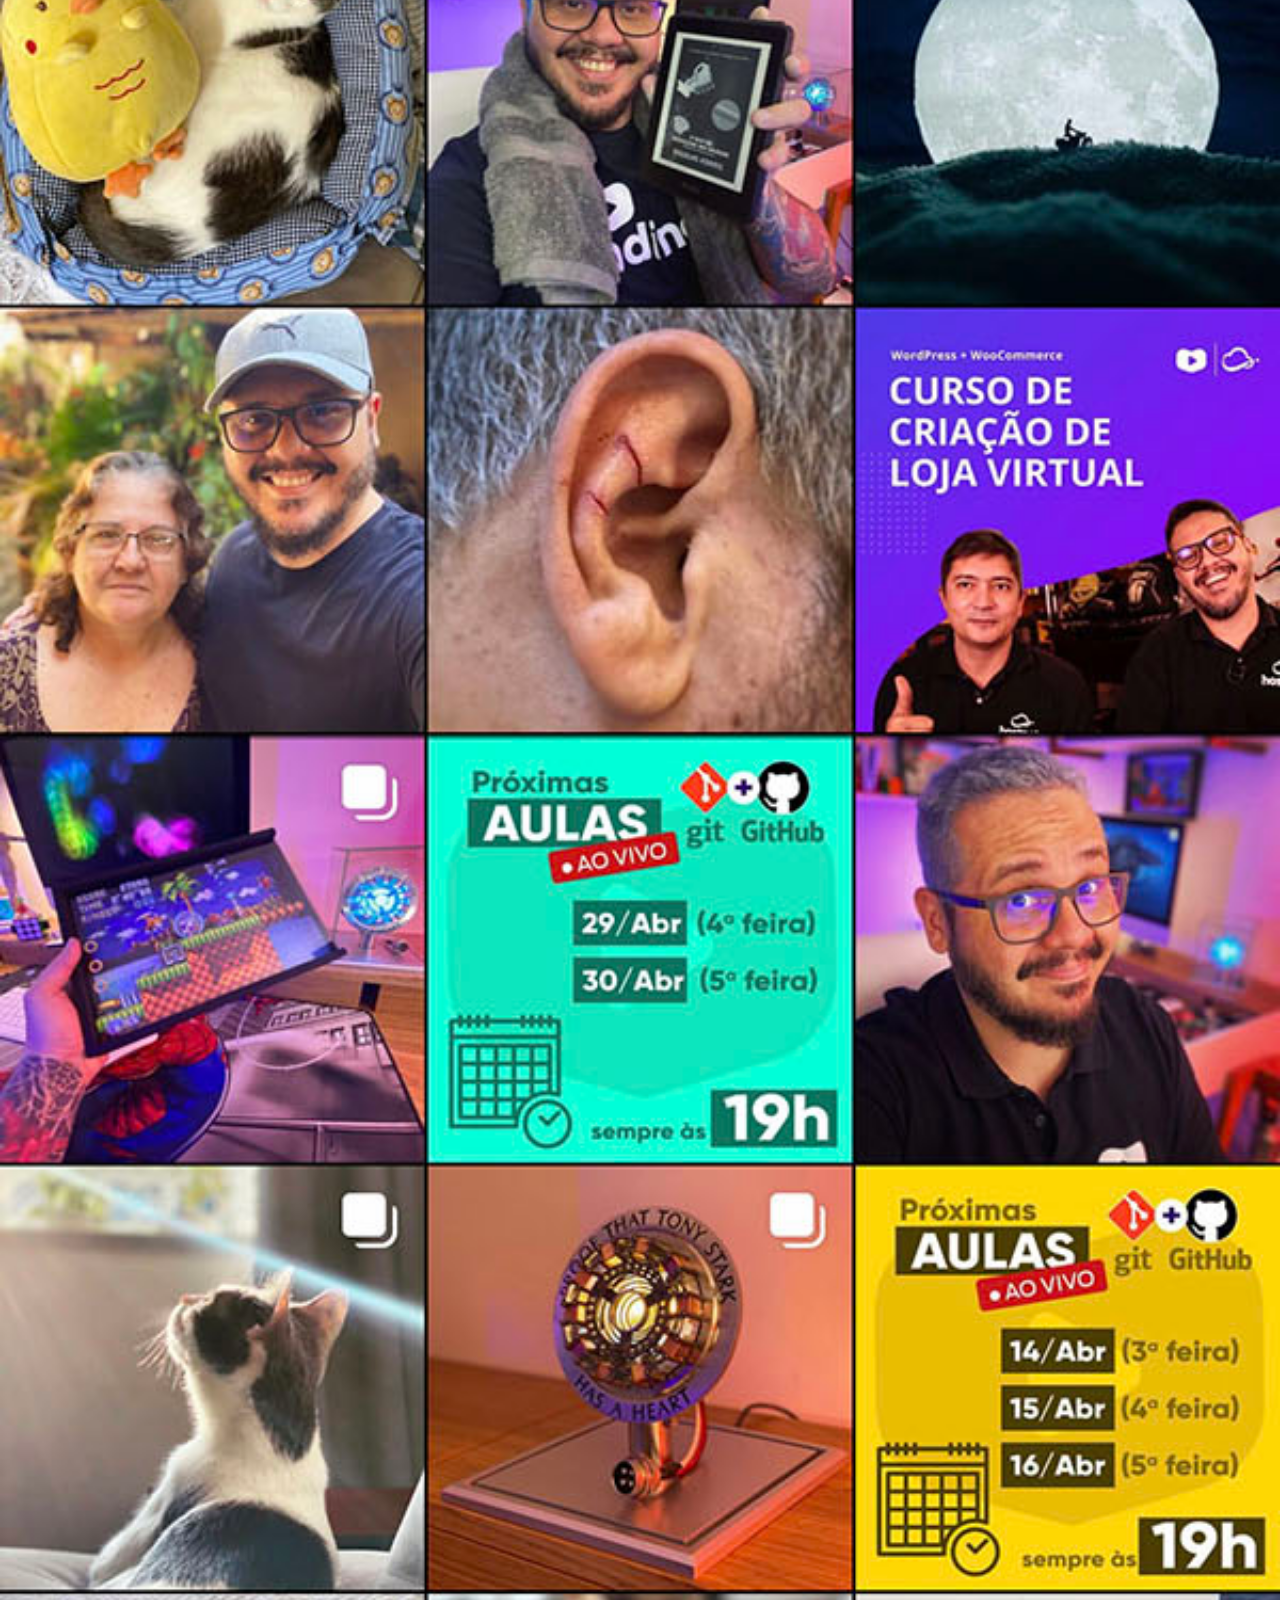
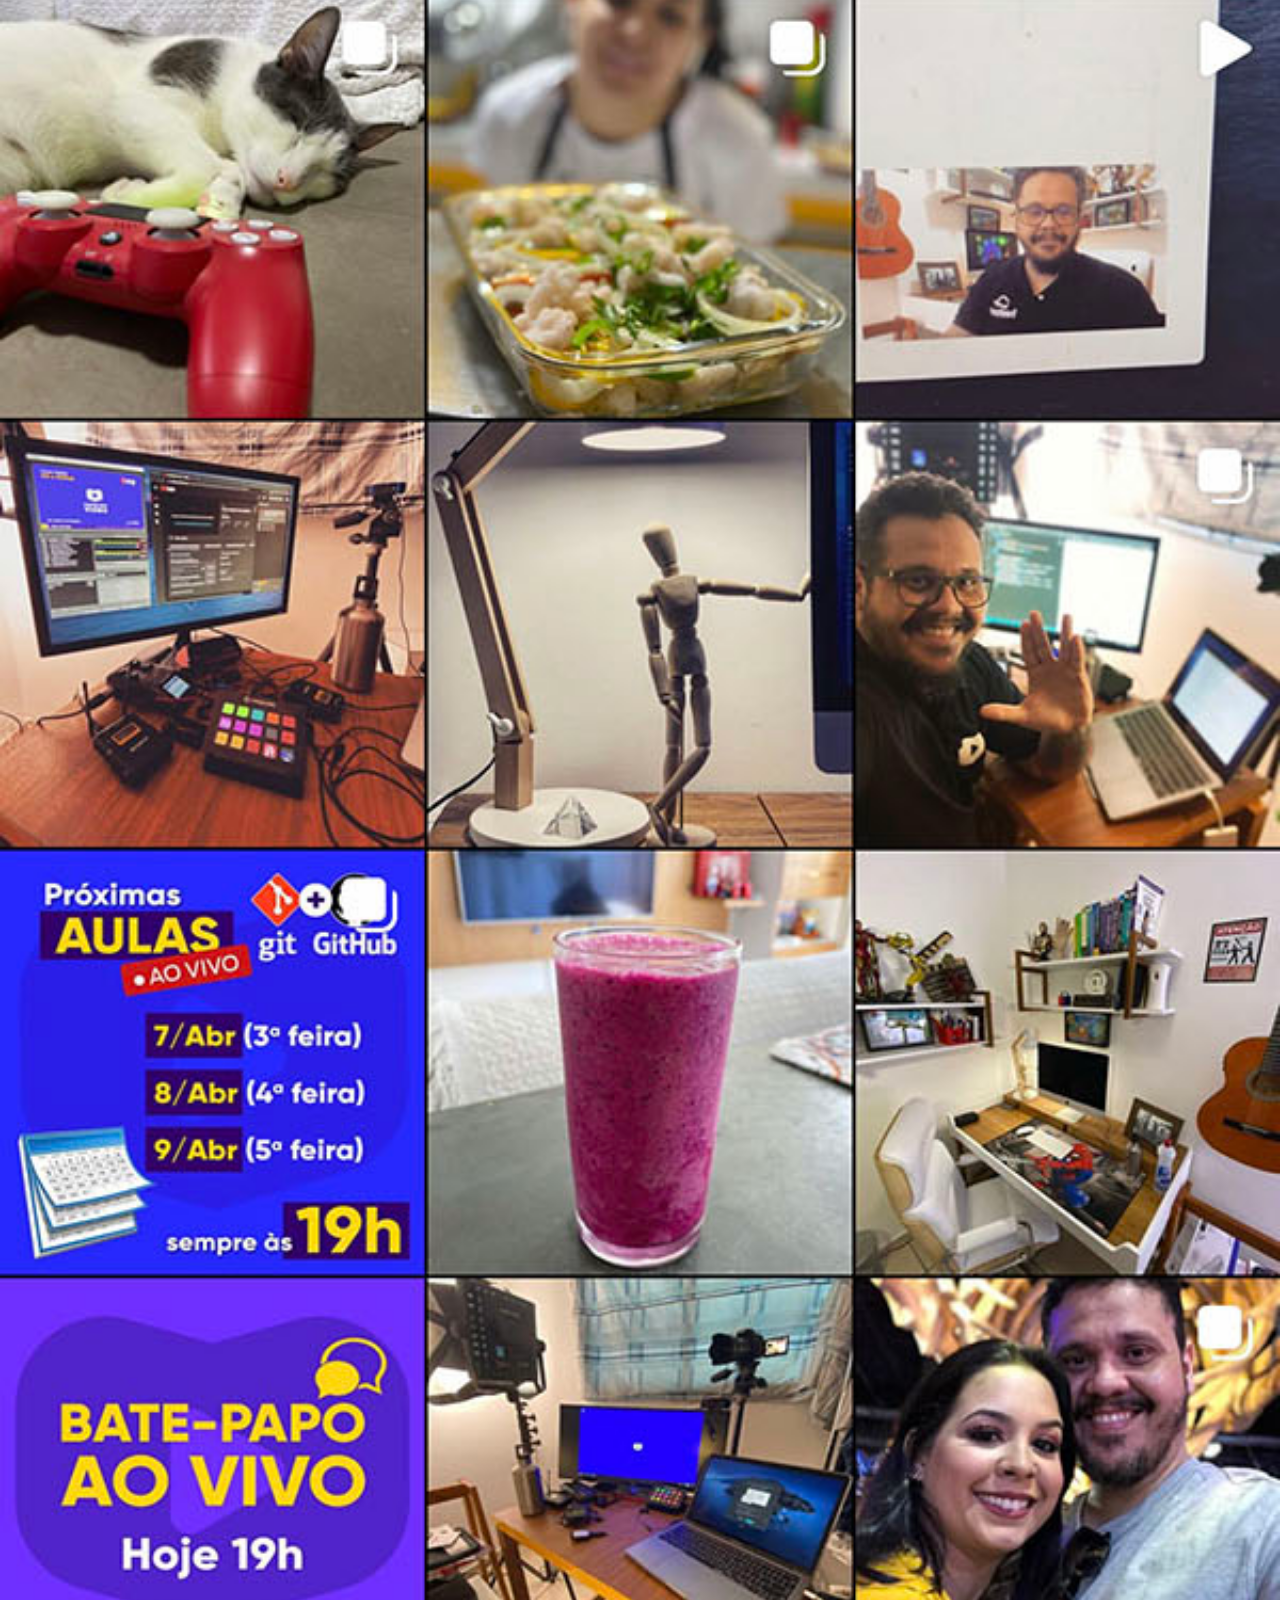
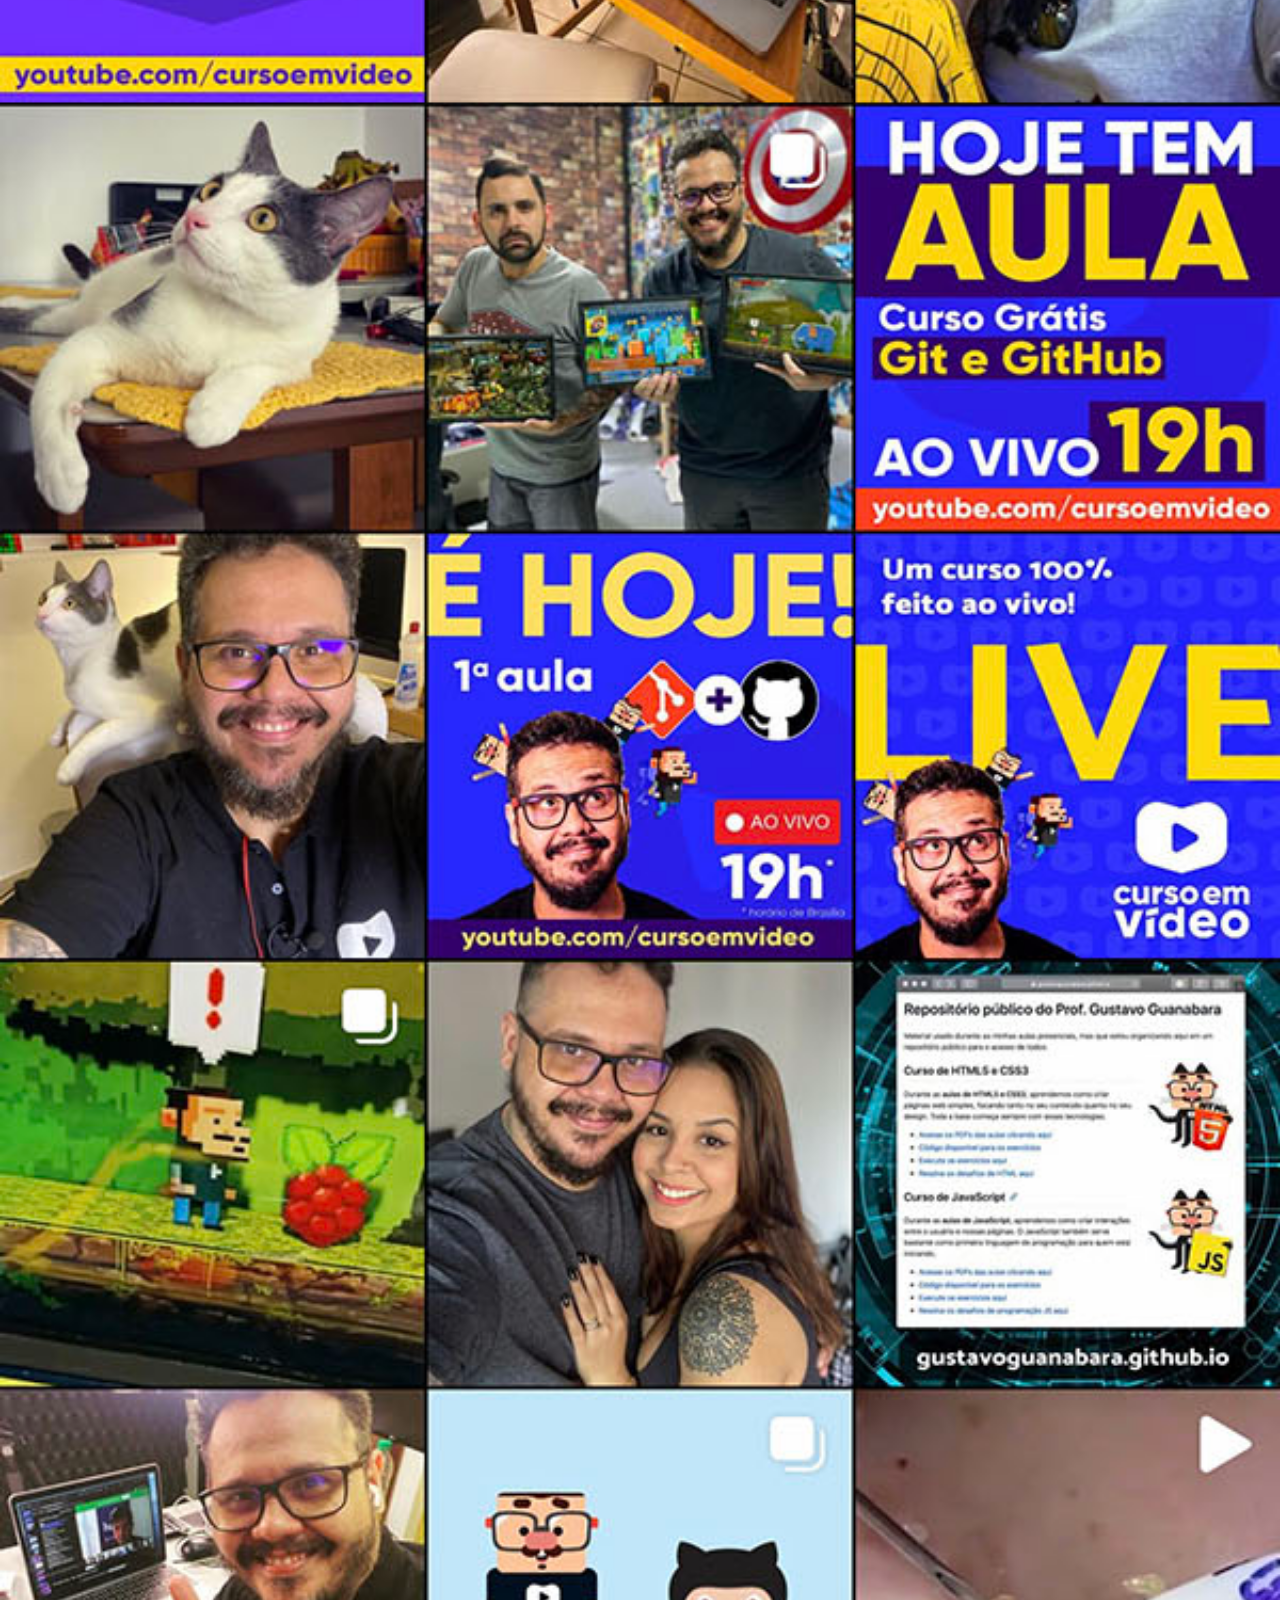
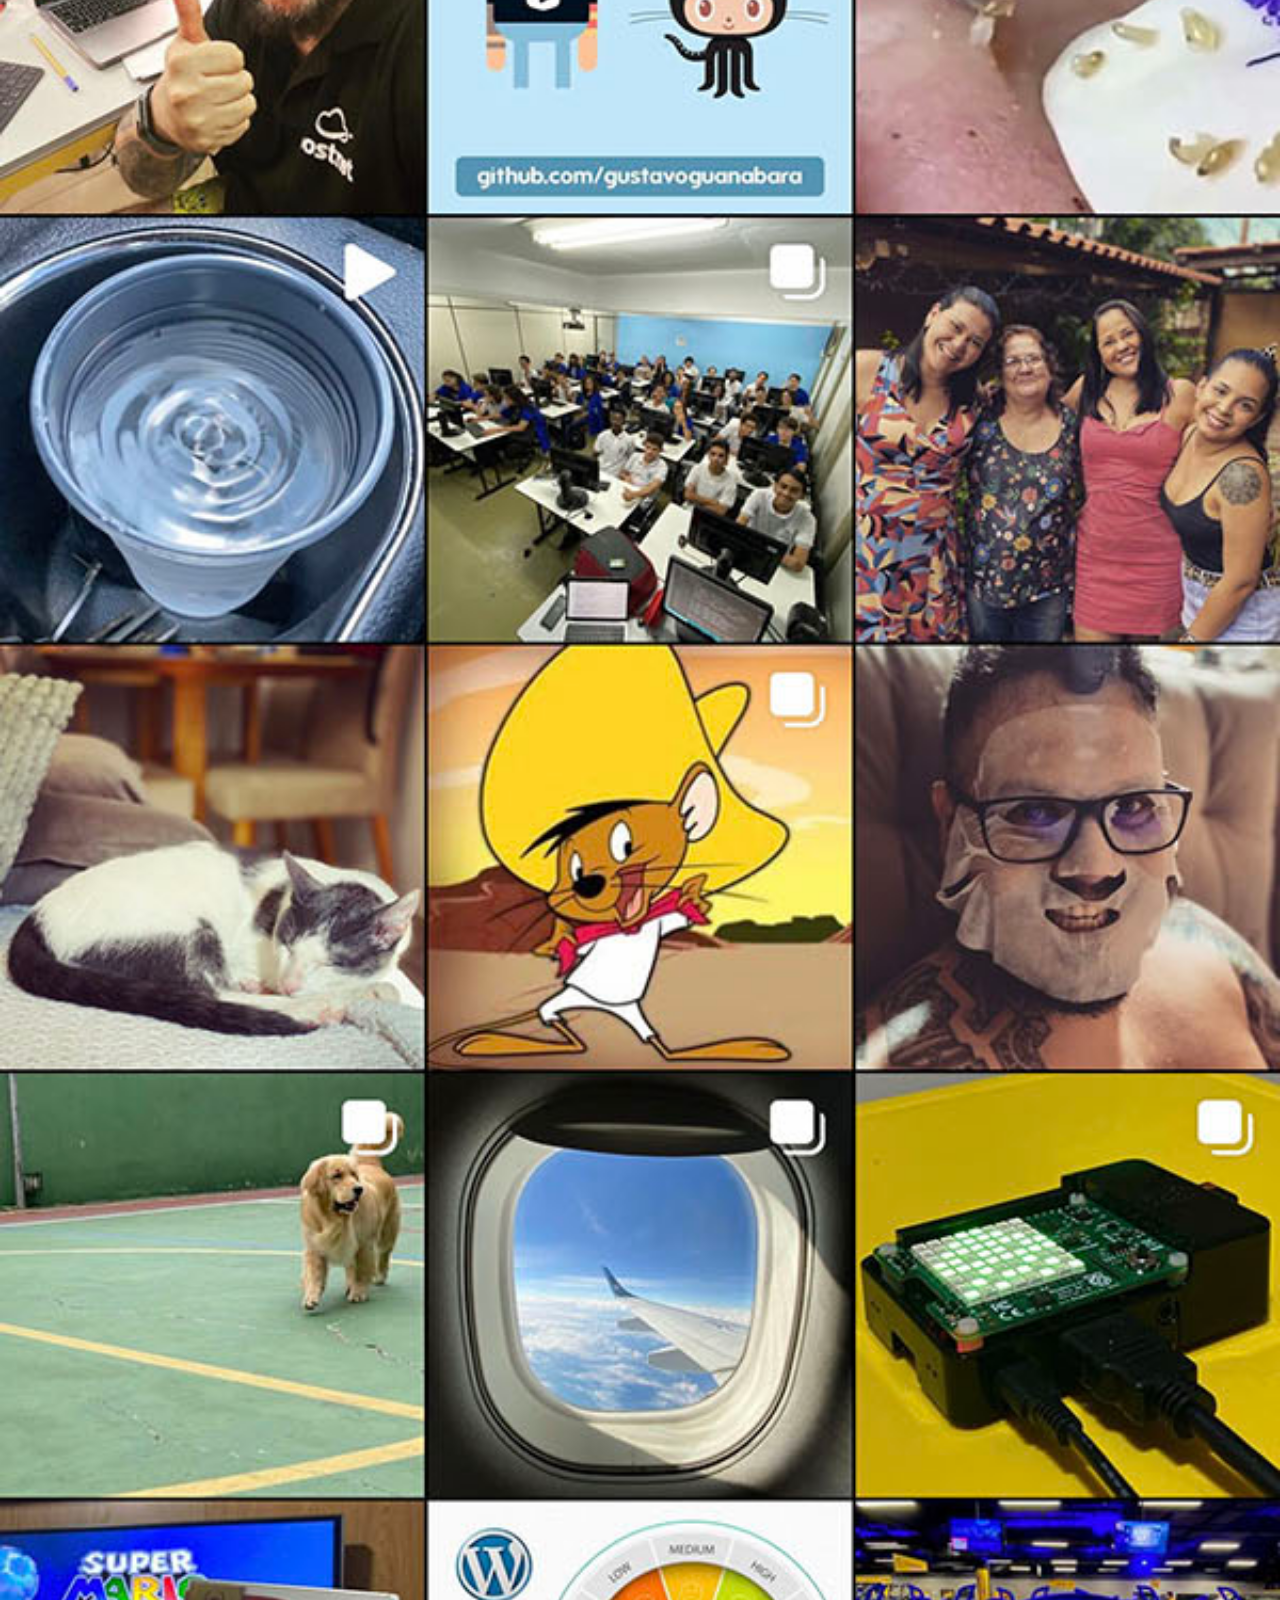
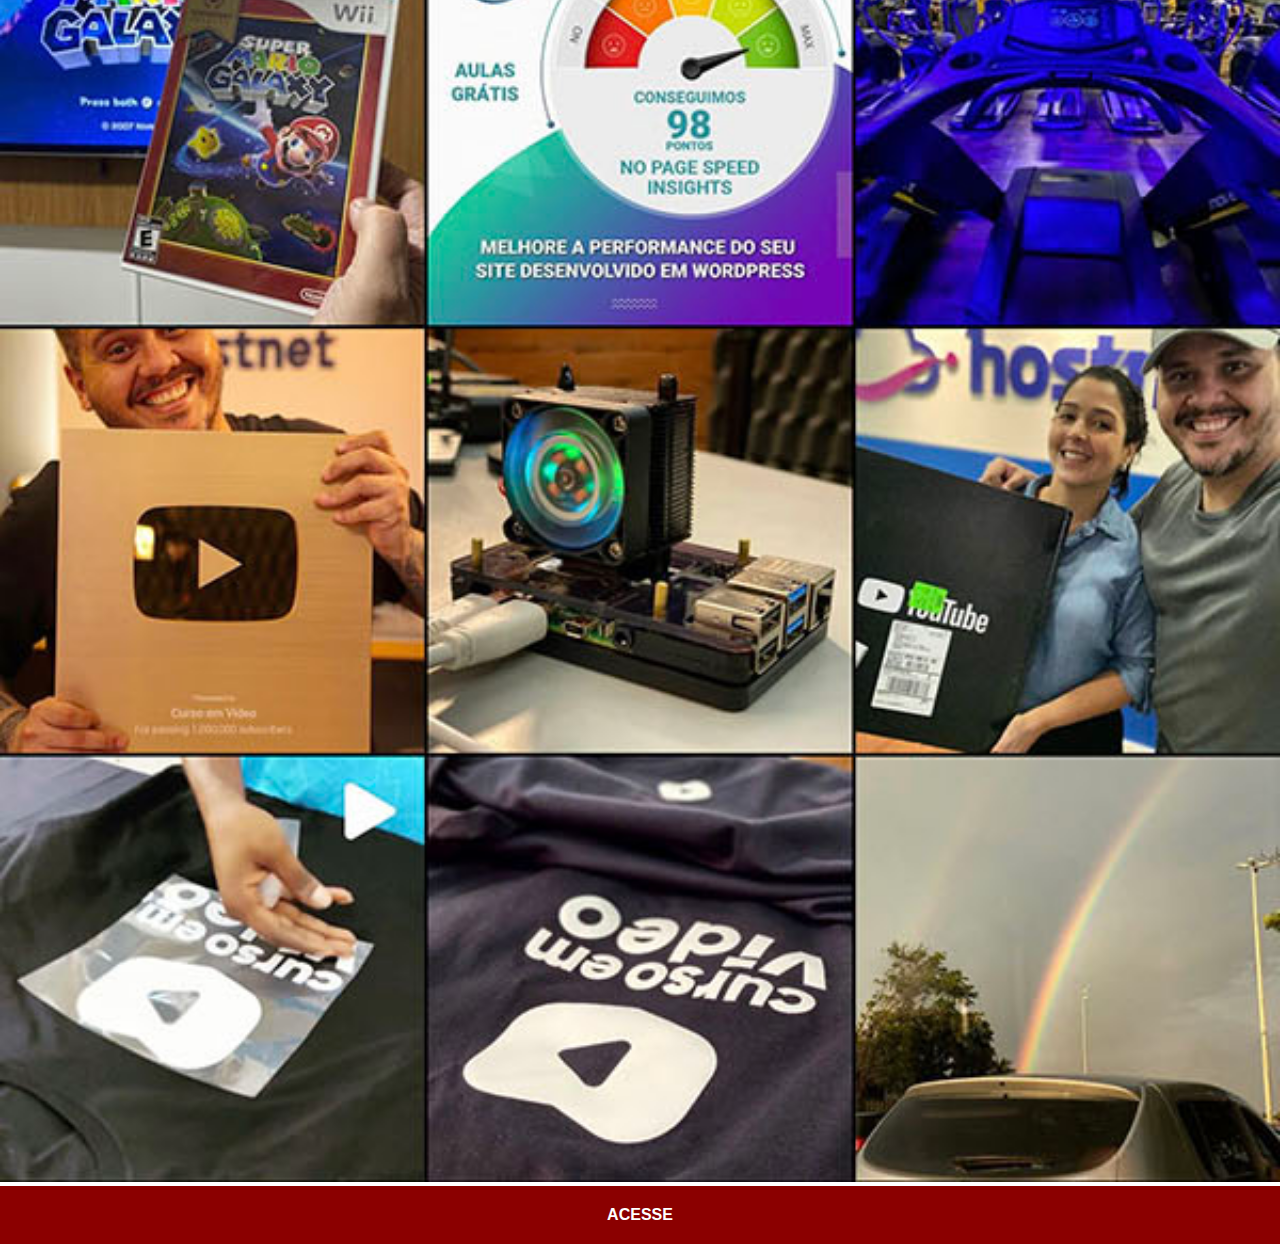
<file: instagram.html>
<!DOCTYPE html>
<html lang="pt-br">
<head>
    <meta charset="UTF-8">
    <meta name="viewport" content="width=device-width, initial-scale=1.0">
    <title>Instagram</title>
    <link rel="stylesheet" href="estilos/social.css">
</head>
<body>
    <img src="imagens/tela-instagram.jpg" alt="Instagram">
    <a href="https://www.instagram.com/gustavoguanabara/" target="_blank">ACESSE</a>
</body>
</html>
</file>
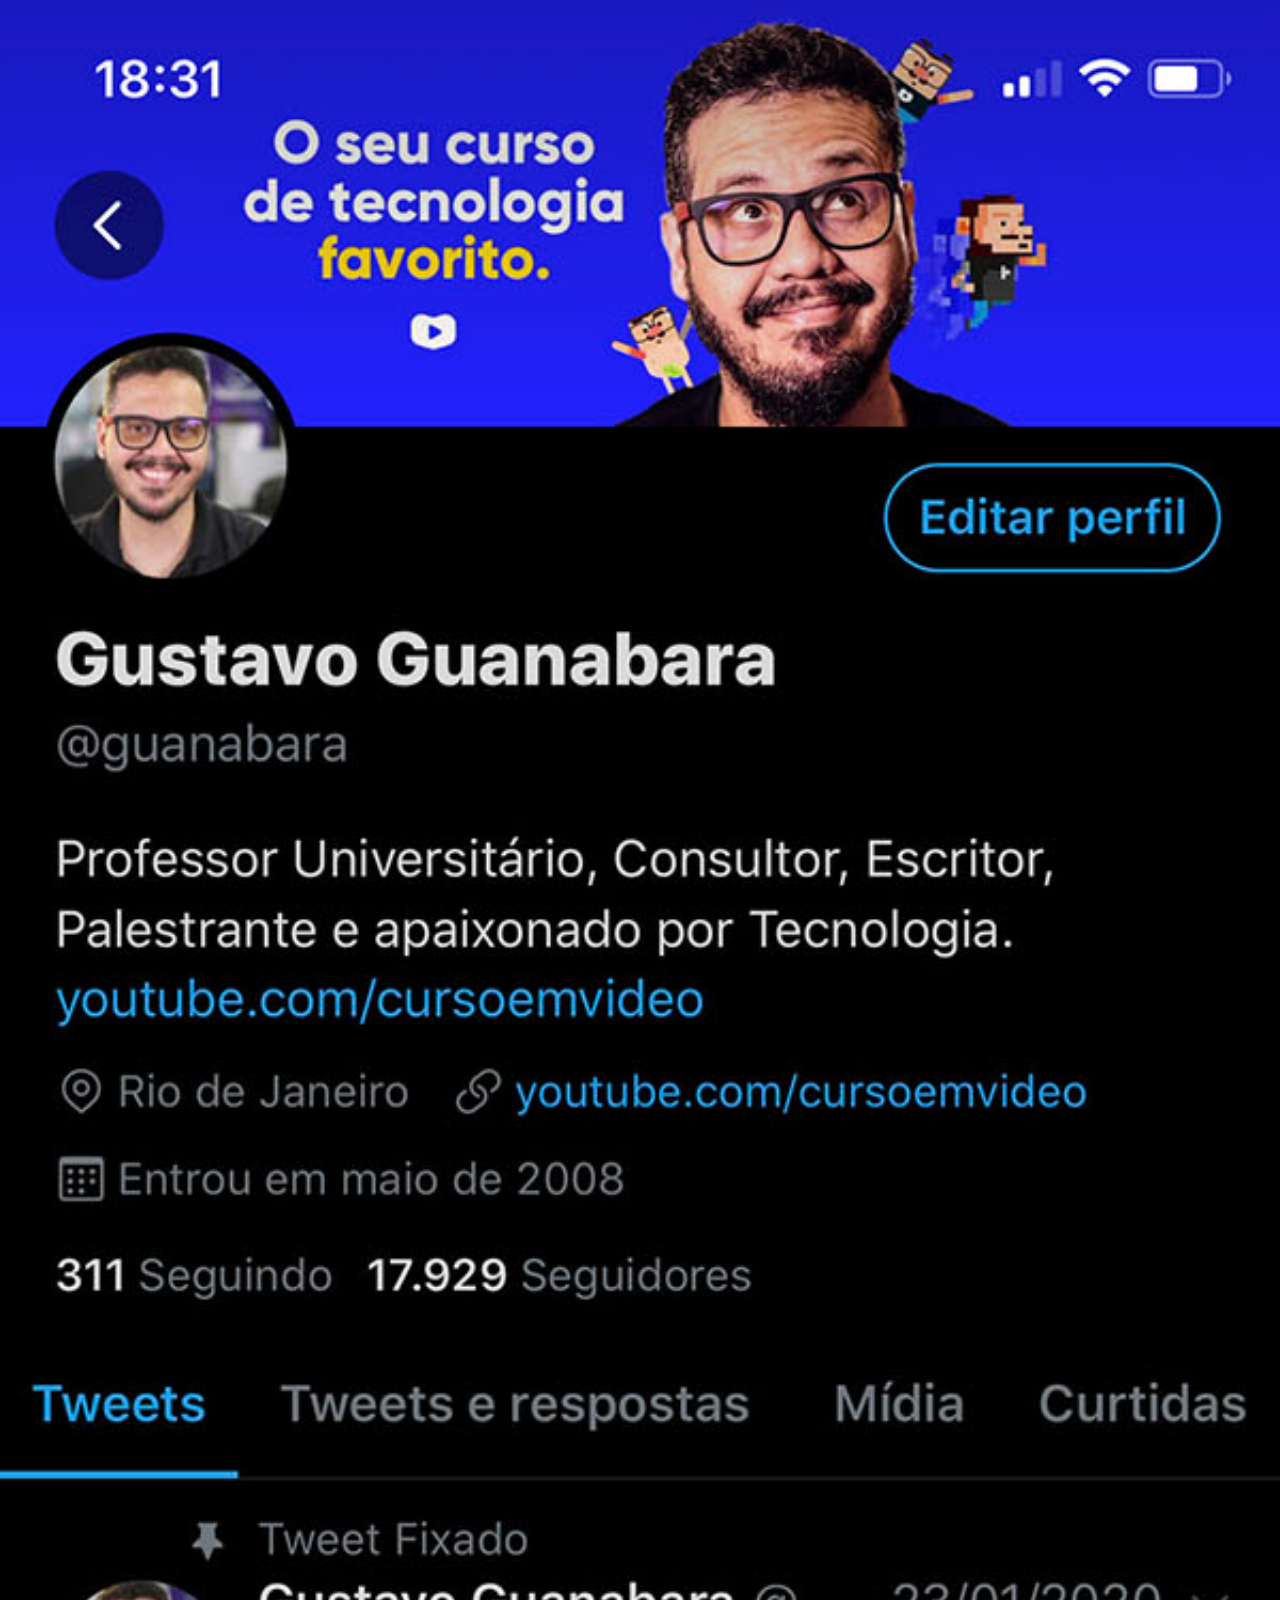
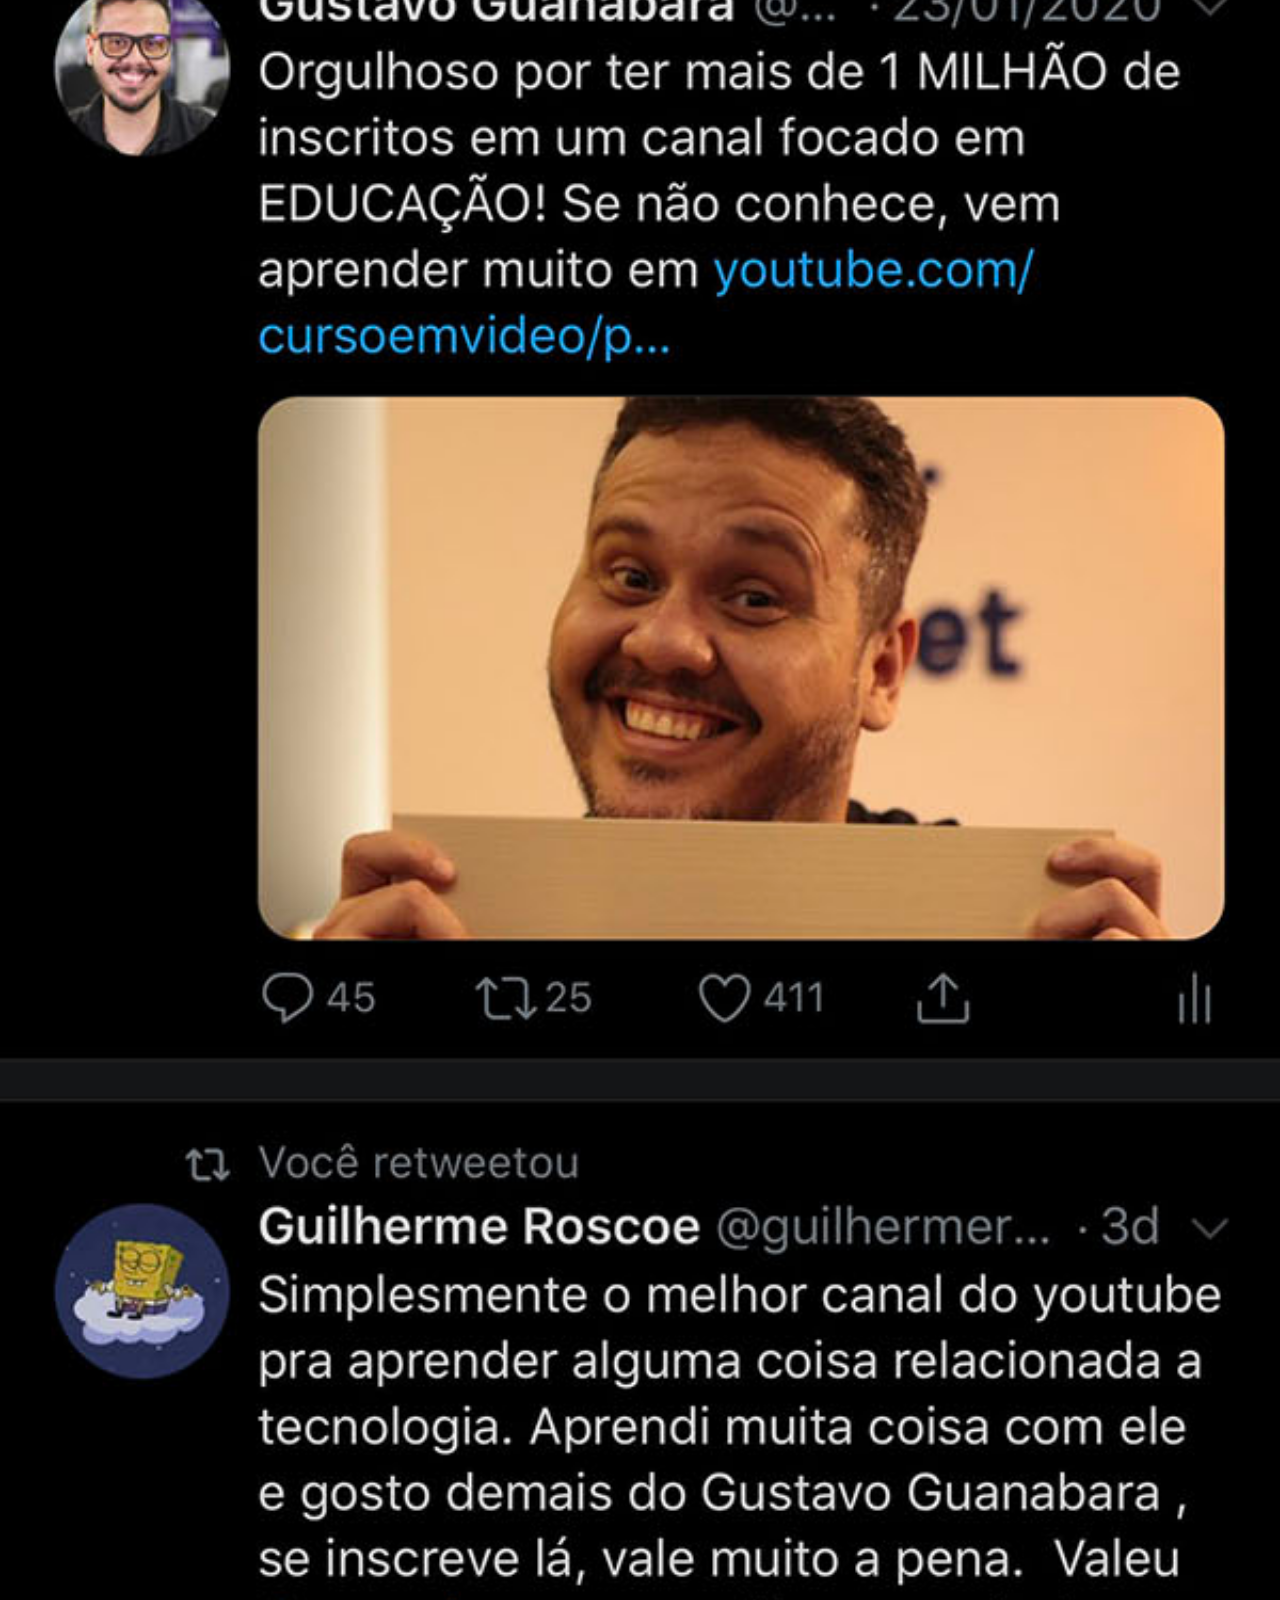
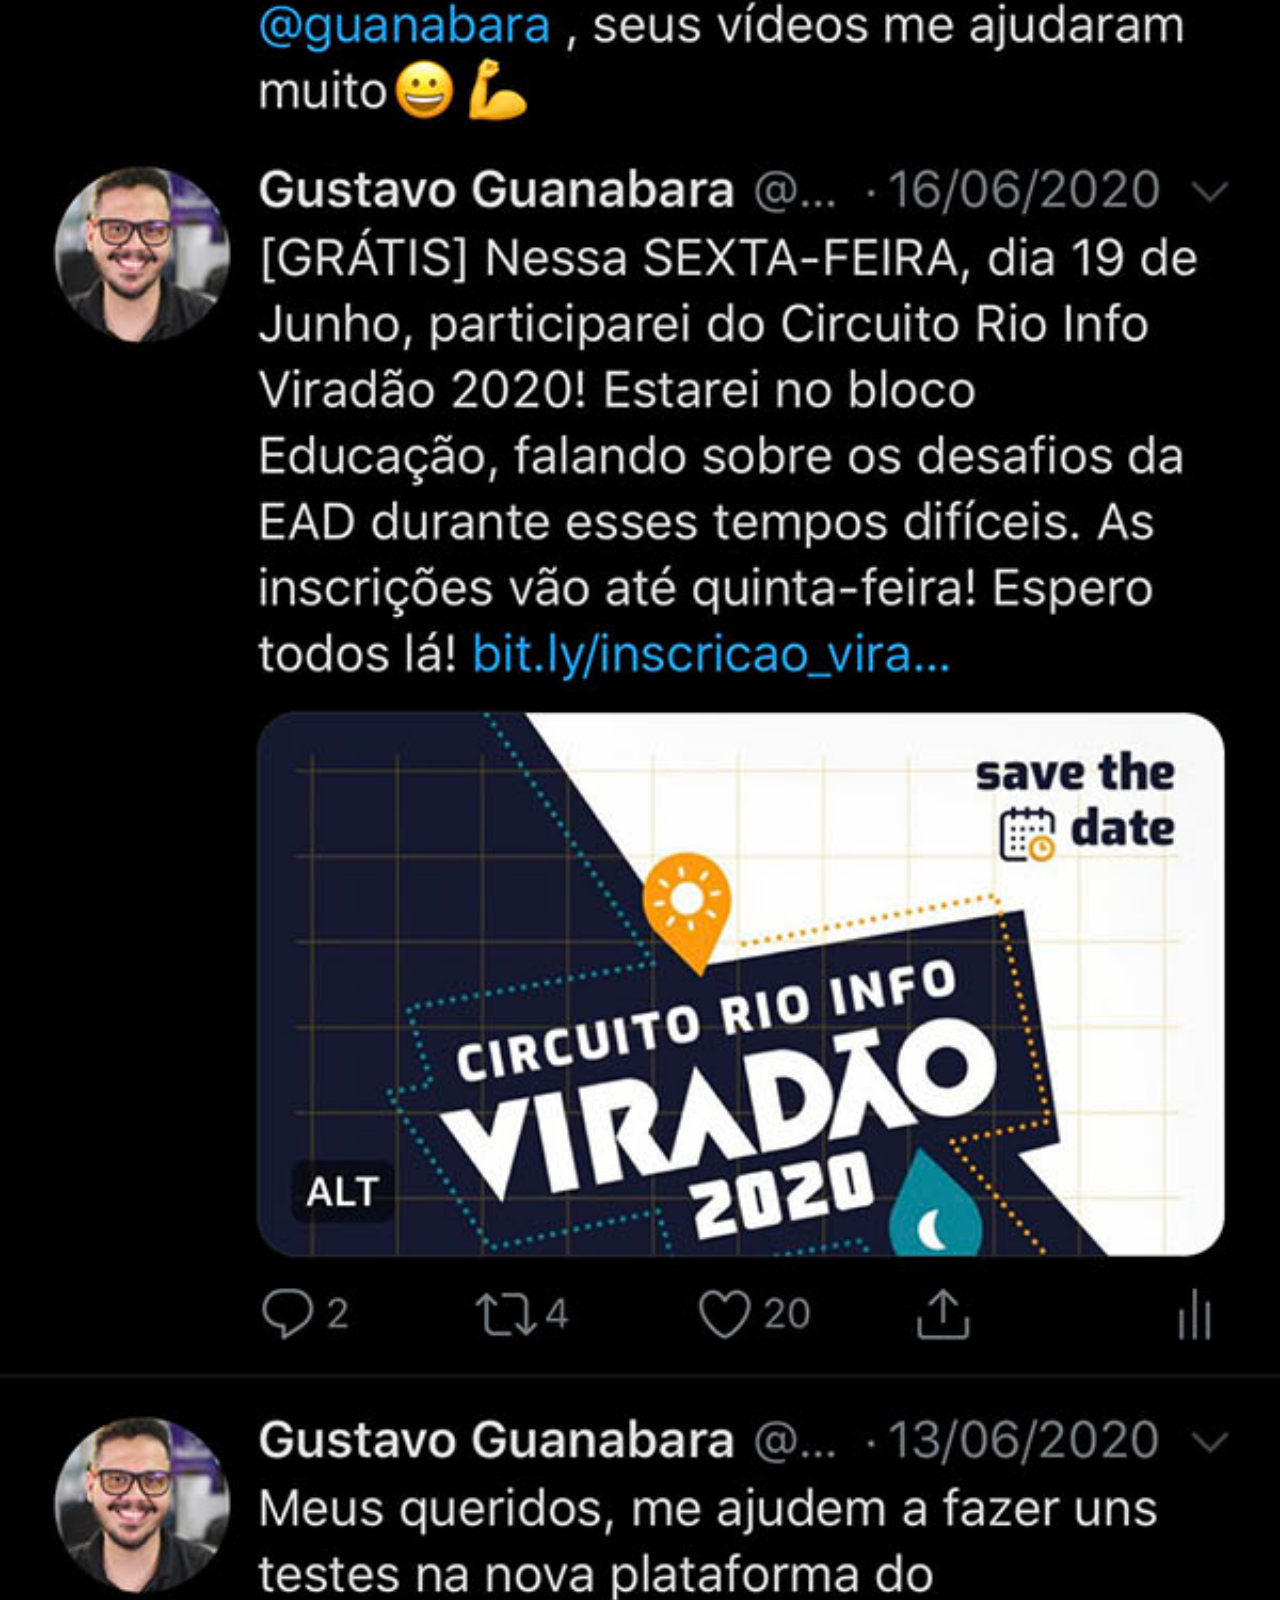
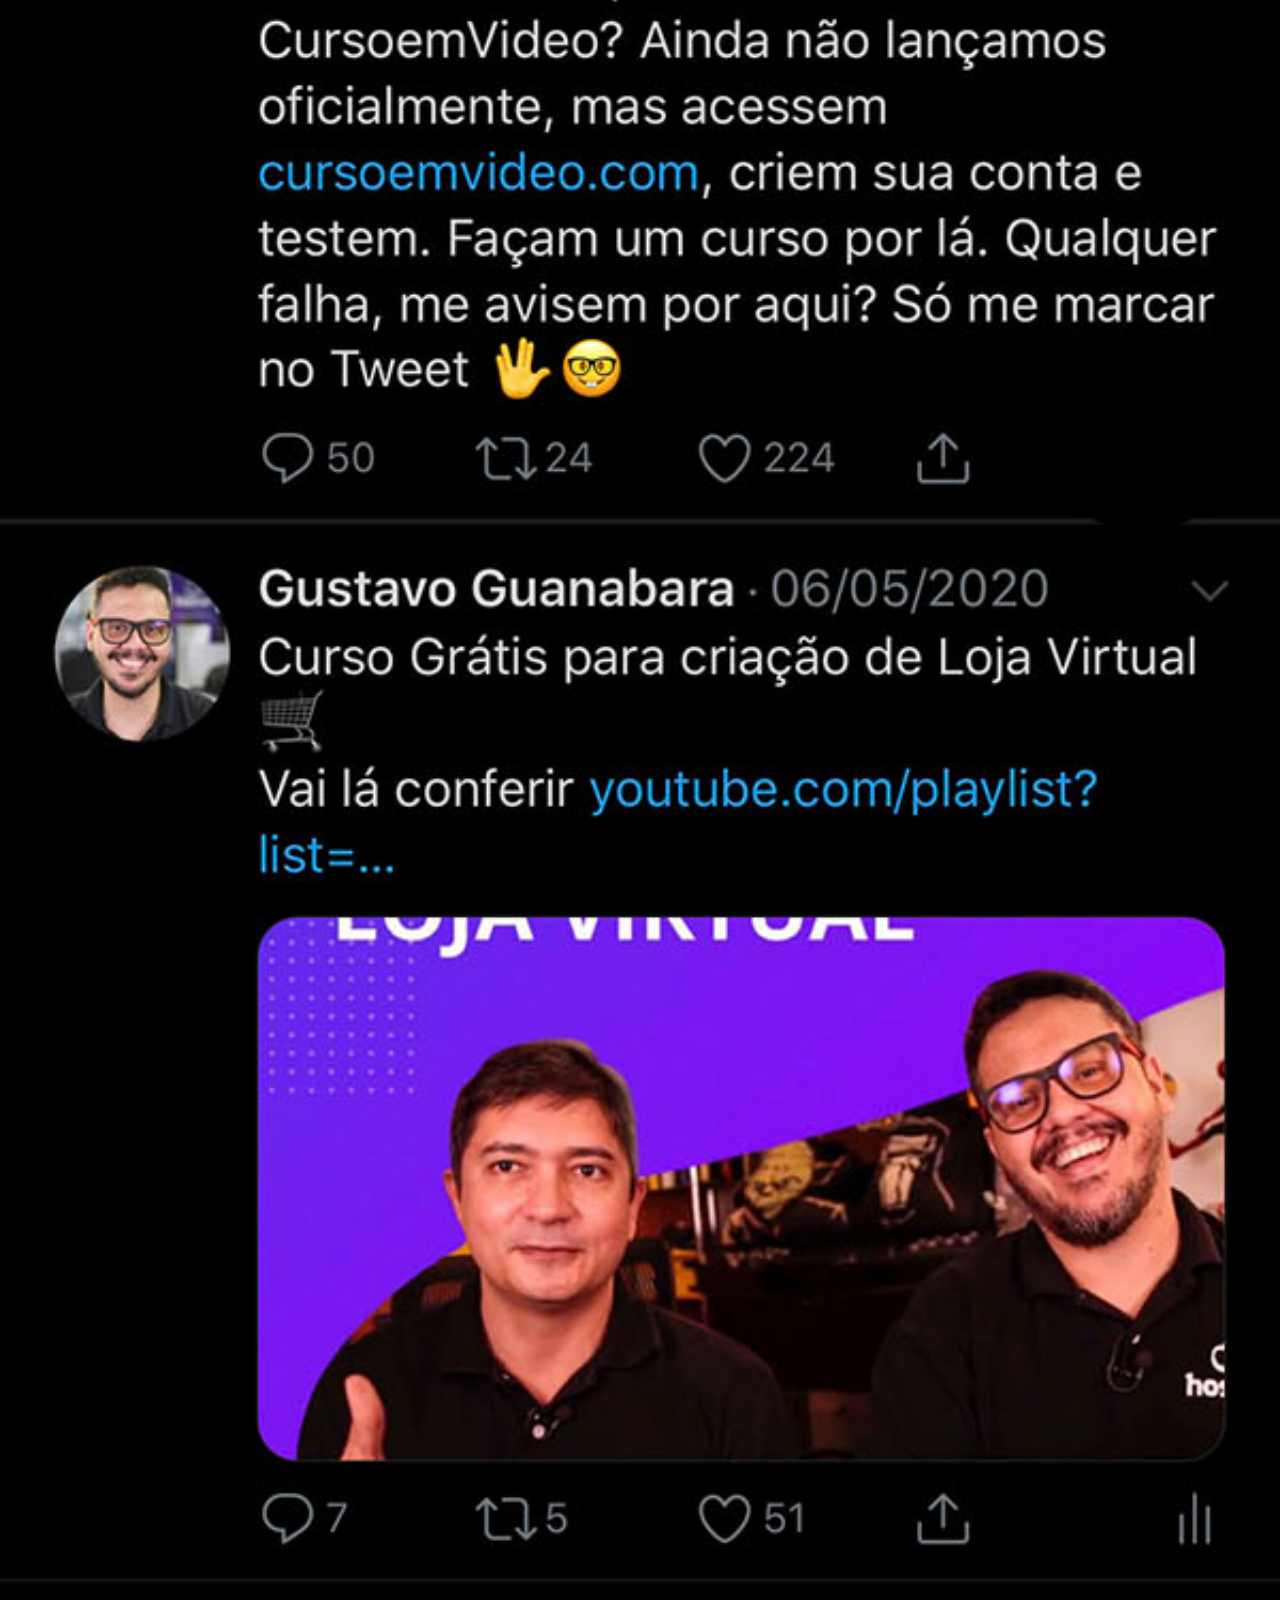
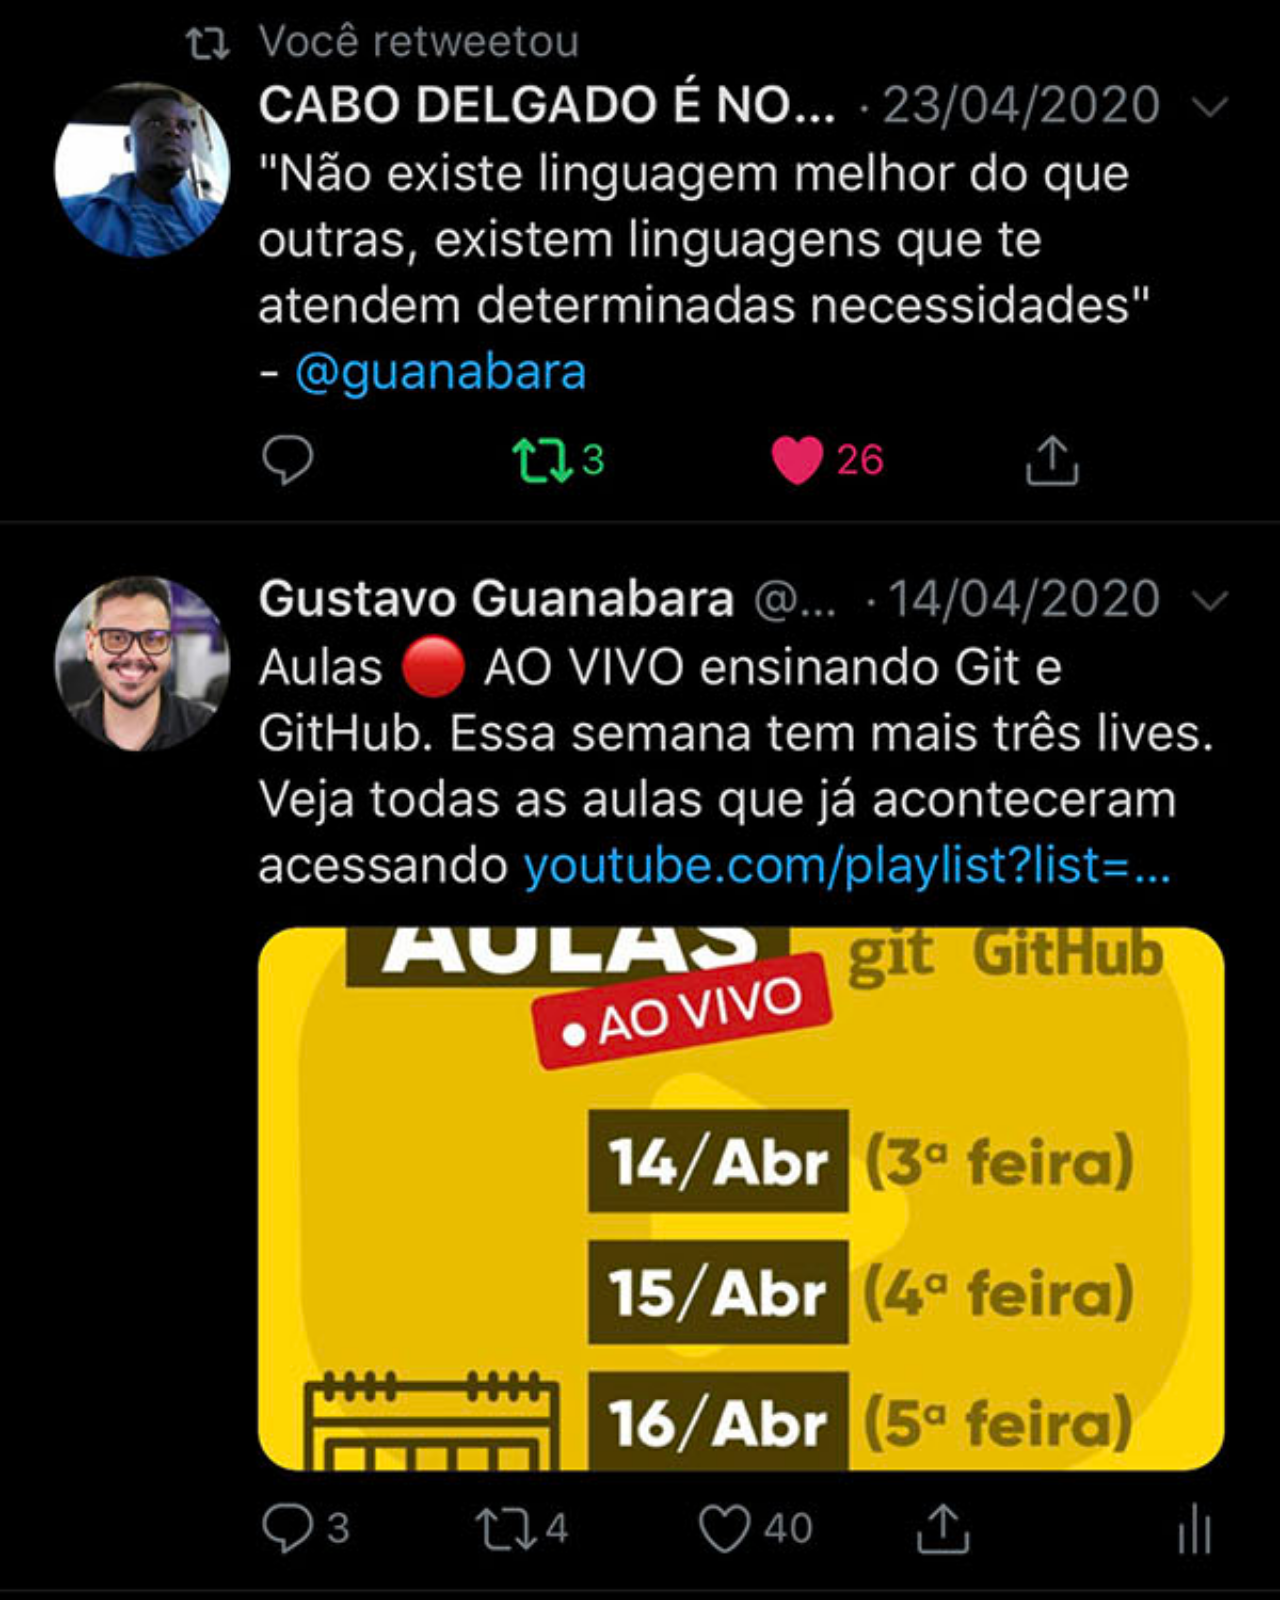
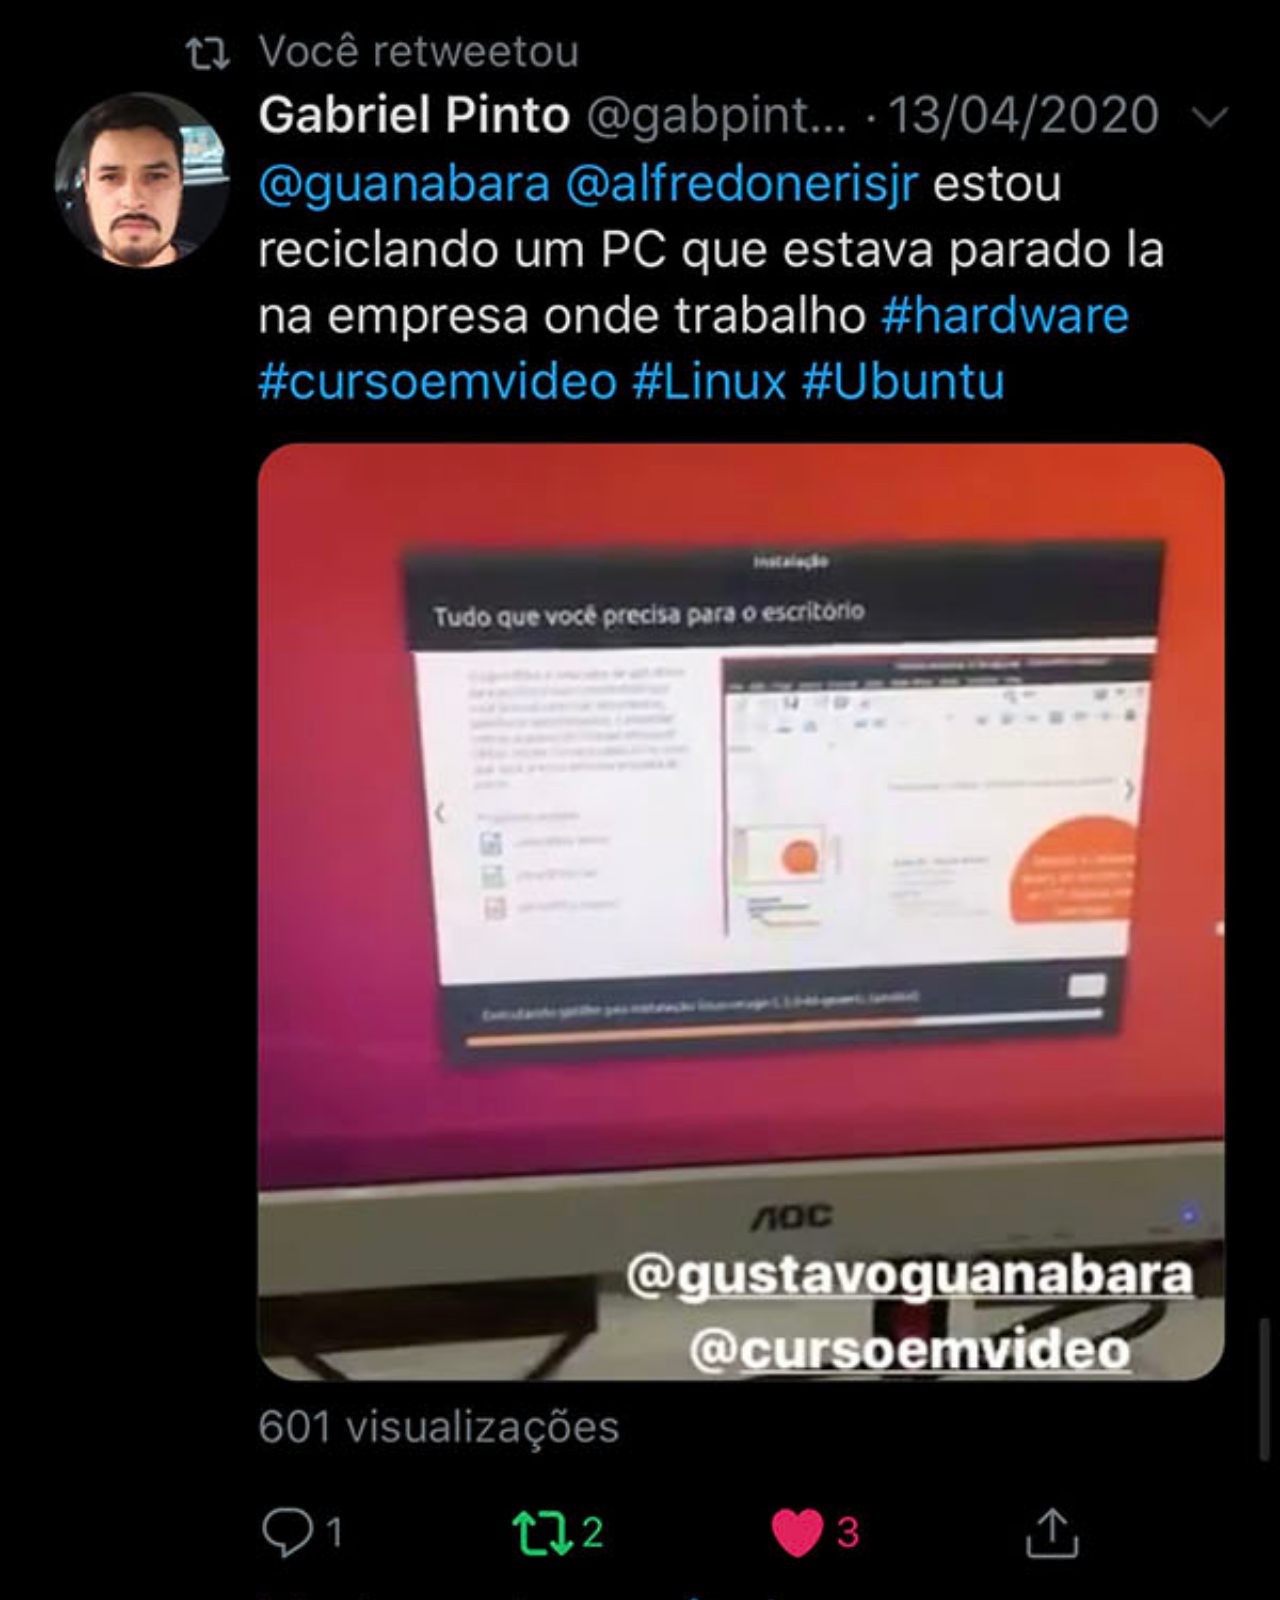
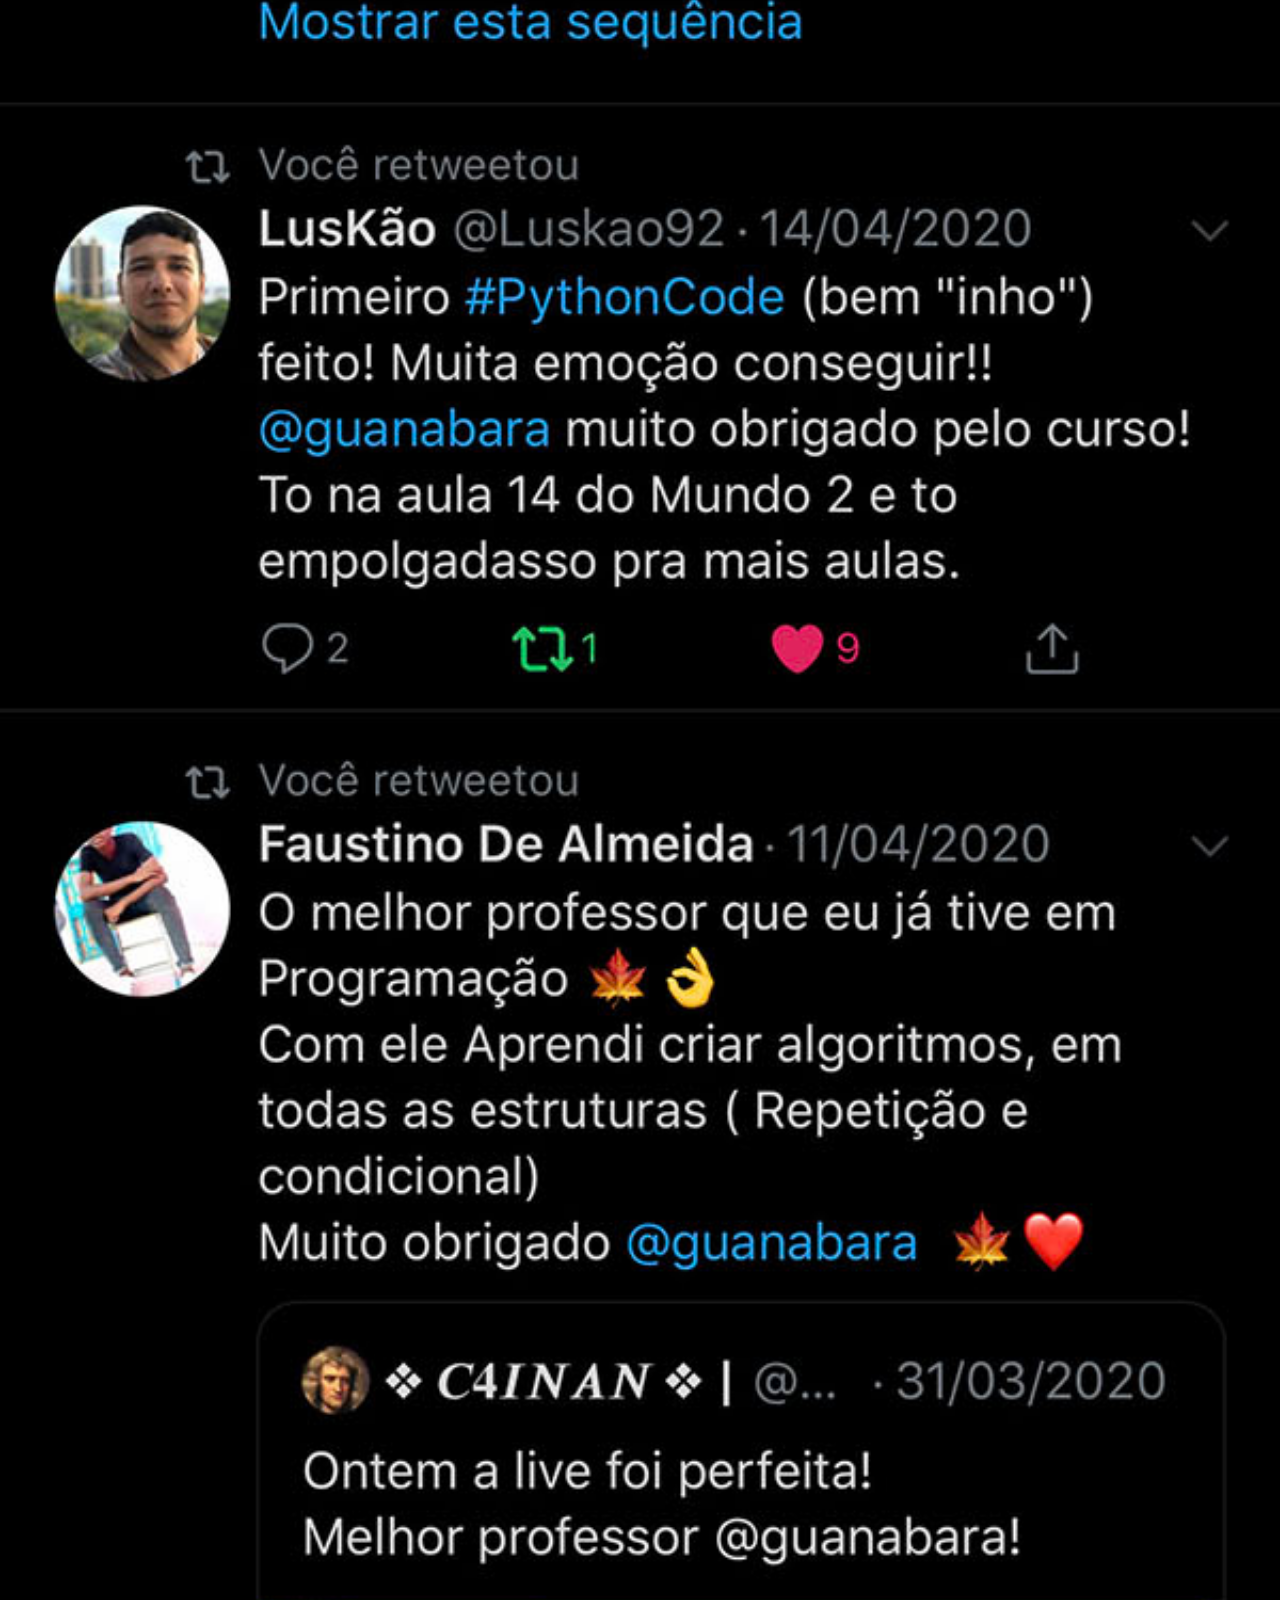
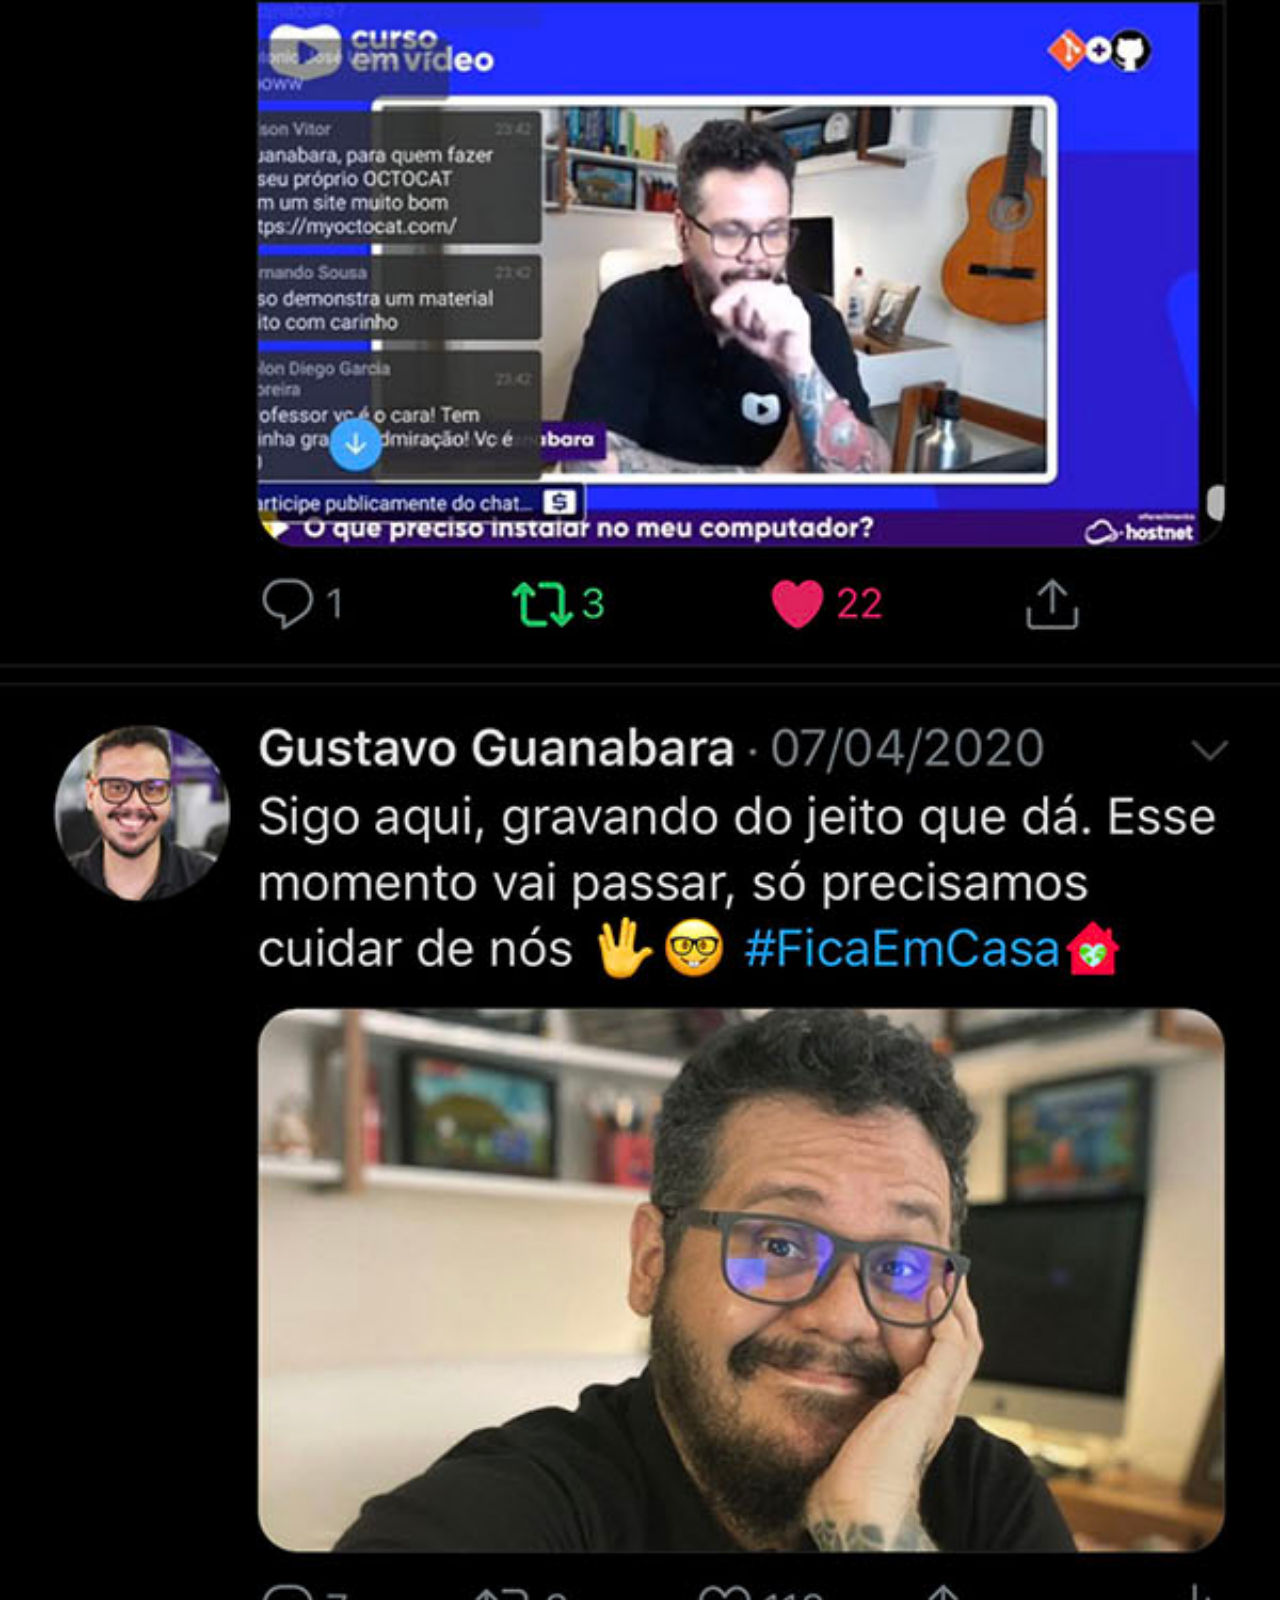
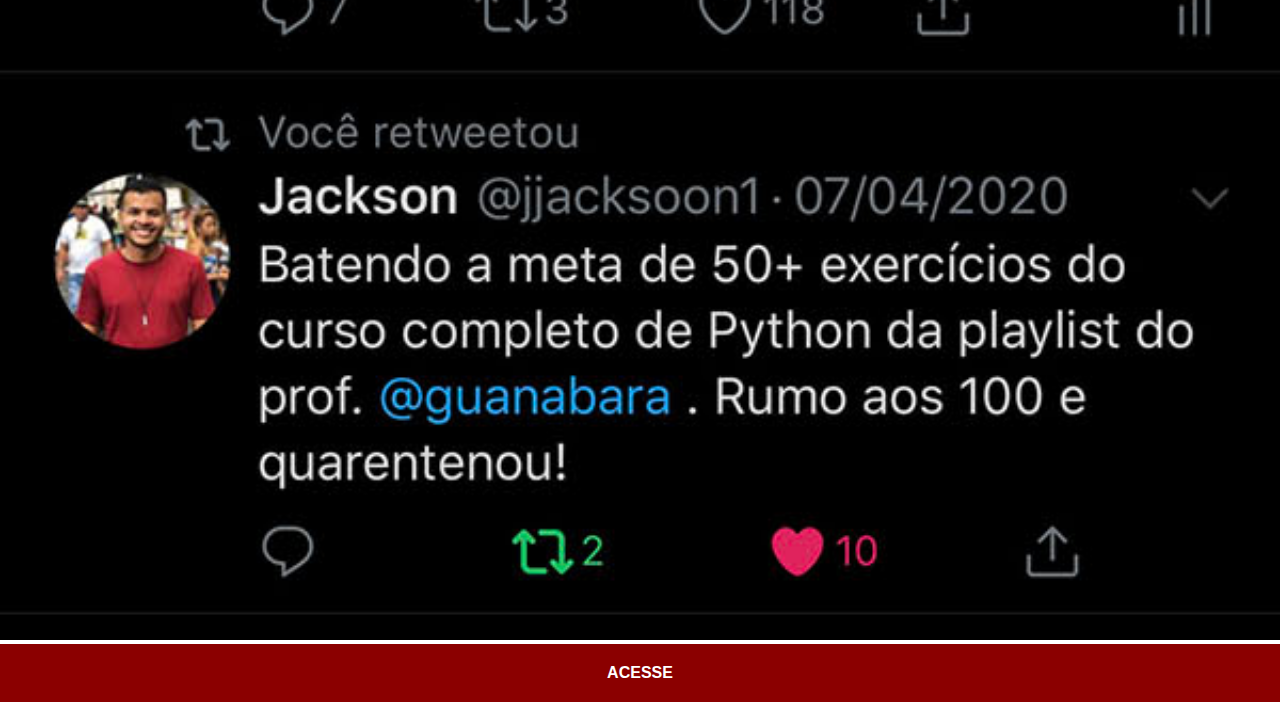
<file: twitter.html>
<!DOCTYPE html>
<html lang="pt-br">
<head>
    <meta charset="UTF-8">
    <meta name="viewport" content="width=device-width, initial-scale=1.0">
    <title>Twitter</title>
    <link rel="stylesheet" href="estilos/social.css">
</head>
<body>
    <img src="imagens/tela-twitter.jpg" alt="Twitter">
    <a href="https://x.com/guanabara?mx=2" target="_blank">ACESSE</a>
</body>
</html>
</file>
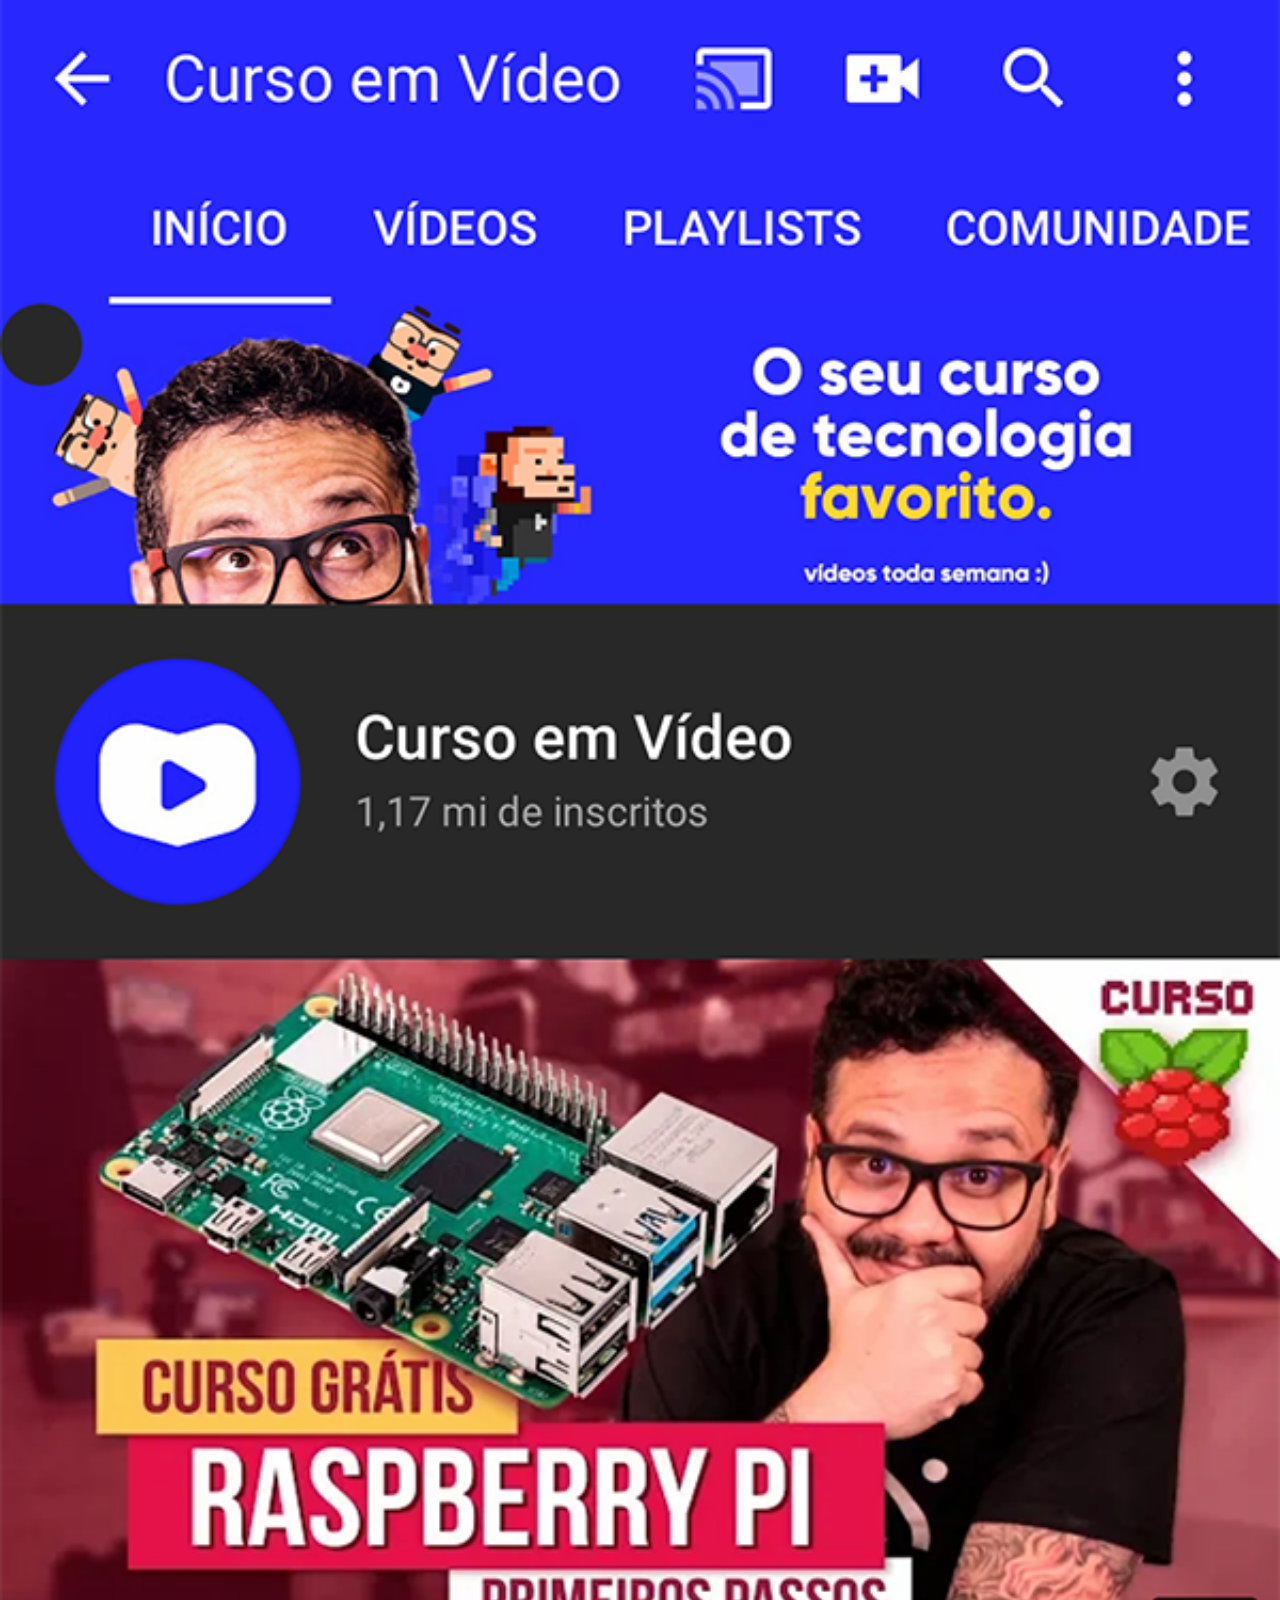
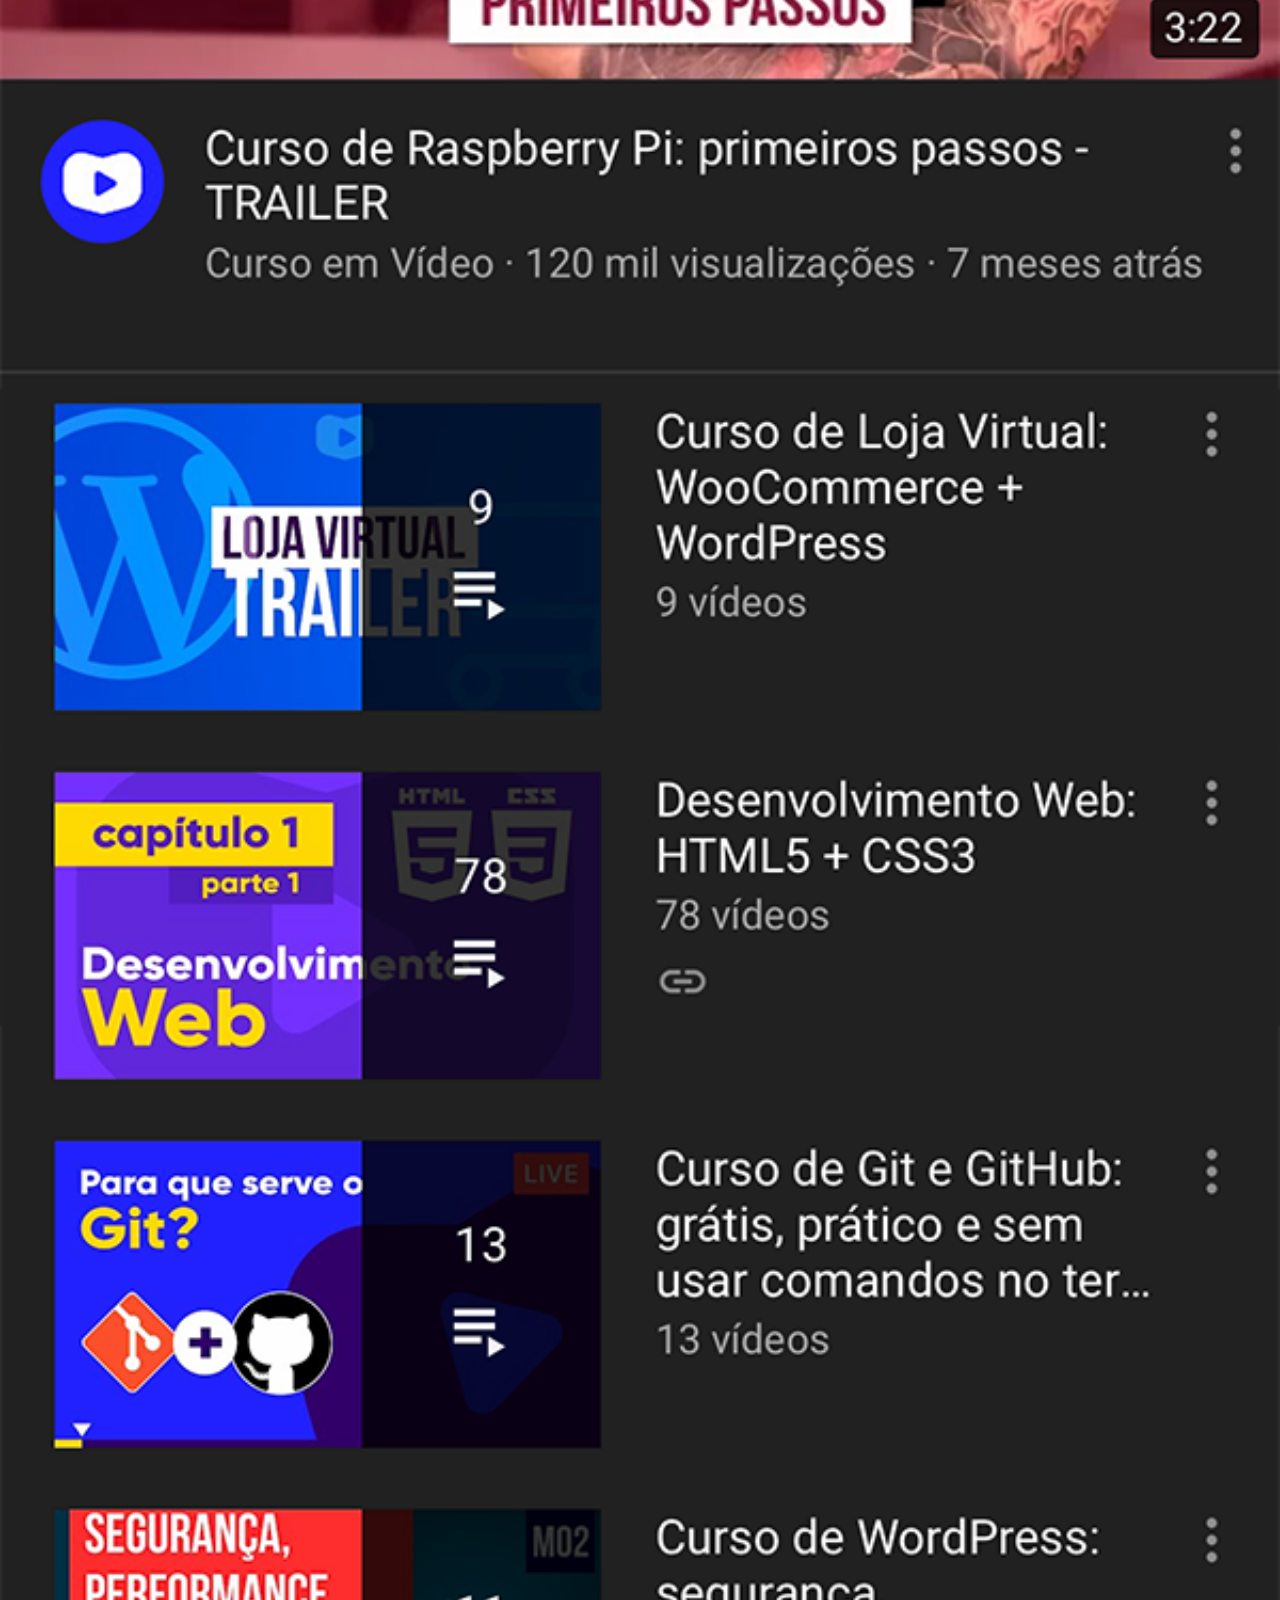
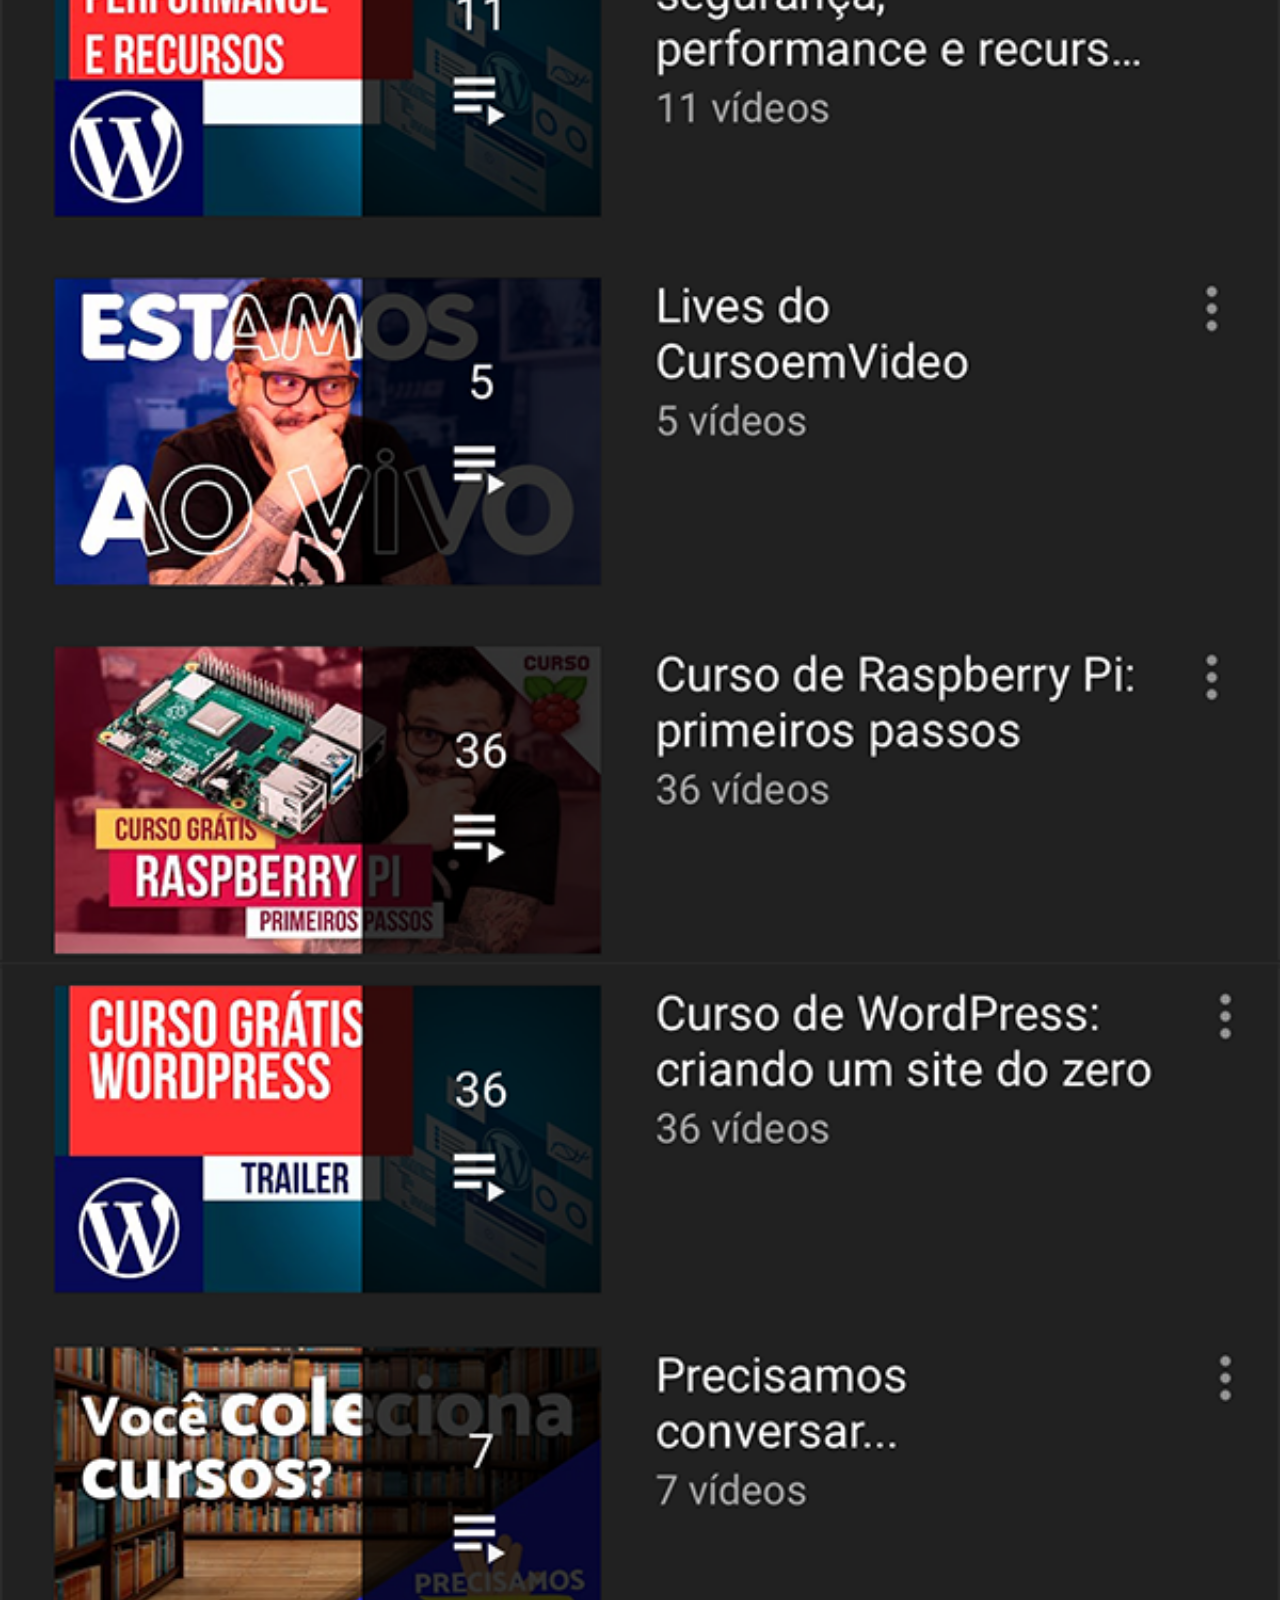
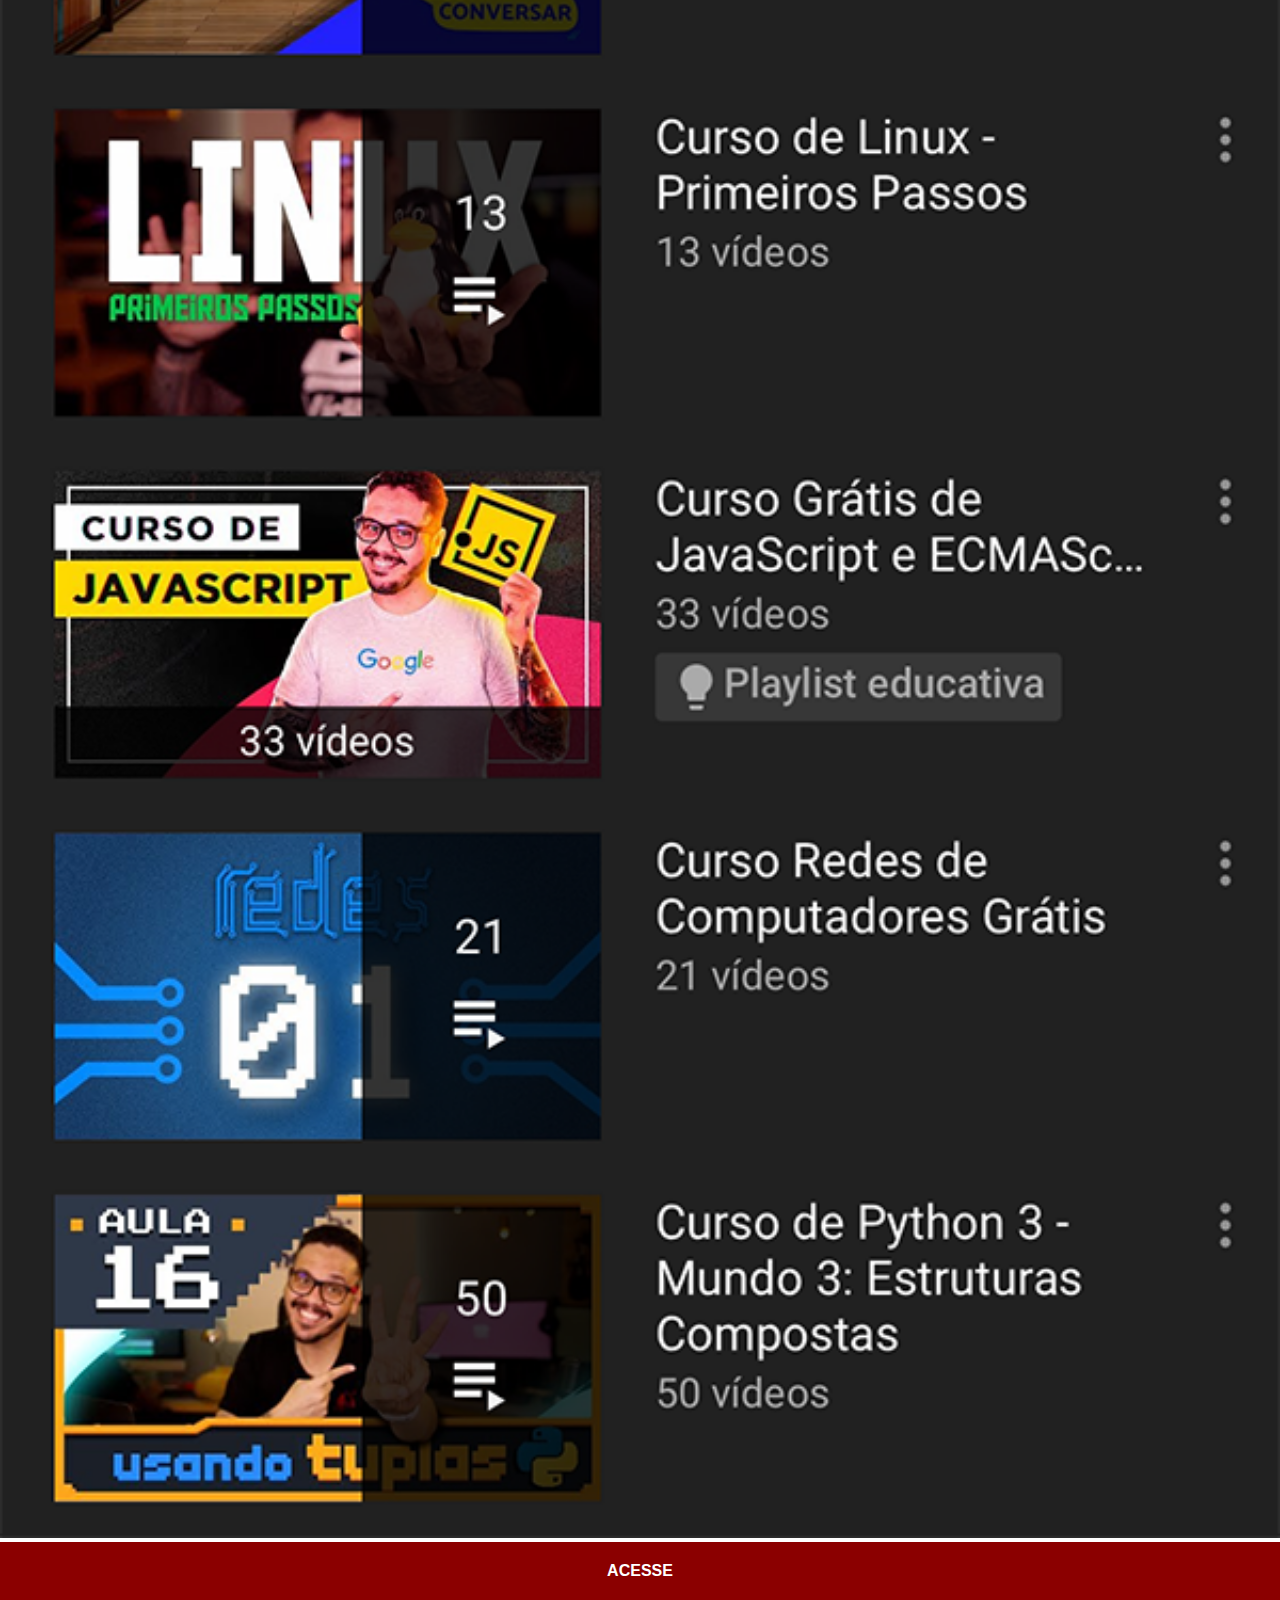
<file: youtube.html>
<!DOCTYPE html>
<html lang="pt-br">
<head>
    <meta charset="UTF-8">
    <meta name="viewport" content="width=device-width, initial-scale=1.0">
    <title>Youtube</title>
    <link rel="stylesheet" href="estilos/social.css">
</head>
<body>
    <img src="imagens/tela-youtube.png" alt="Youtube">
    <a href="https://www.youtube.com/c/CursoemVídeo/playlists" target="_blank">ACESSE</a>
</body>
</html>
</file>
<file: estilos/style.css>
@charset "UTF-8";

*{
    margin: 0px;
    padding: 0px;
    font-family: Arial, Helvetica, sans-serif;
}

html, body{
    height: 100vh;
    width: 100vw;
    background-color: black;
}

body{
    background: url('../imagens/fundo-madeira.jpg');
    background-size: cover;
    background-attachment: fixed;
}

main{
    height: 100vh;
    position: relative;
}

section#telefone{
    height: 627px;
    width: 311px;
    position: absolute;
    top: 50%;
    left: 50%;
    transform: translate(-50%, -50%);
    background: url('../imagens/frame-iphone.png') no-repeat;
}

iframe#tela{
    position: relative;
    top: 80px;
    left: 22px;
    width: 270px;
    height: 471px;
}

section#redes-sociais{
    text-align: right;
}

section#redes-sociais img{
    width: 50px;
    margin: 10px;
    border-radius: 50%;
    box-shadow: 2px 2px 5px rgba(0, 0, 0, 0.404);
    box-sizing: border-box;
}

section#redes-sociais img:hover{
    border: 2px solid rgba(255, 255, 255, 0.603);
    transform: translate(-3px, -3px);
    box-shadow: 5px 5px 10px rgba(0, 0, 0, 0.603);
    transition: transform 0.5s;
}
</file>
<file: estilos/social.css>
@charset "UTF-8";

*{
    margin: 0px;
    padding: 0px;
    font-family: Arial, Helvetica, sans-serif;
}
::-webkit-scrollbar{
    width: 0px;
    height: 0px;
}
img{
    width: 100vw;
}
a{
    display: block;
    background-color: darkred;
    color: white;
    padding: 20px;
    text-align: center;
    font-weight: bolder;
    text-decoration: none;
}
a:hover{
    background-color: red;
}
</file>
